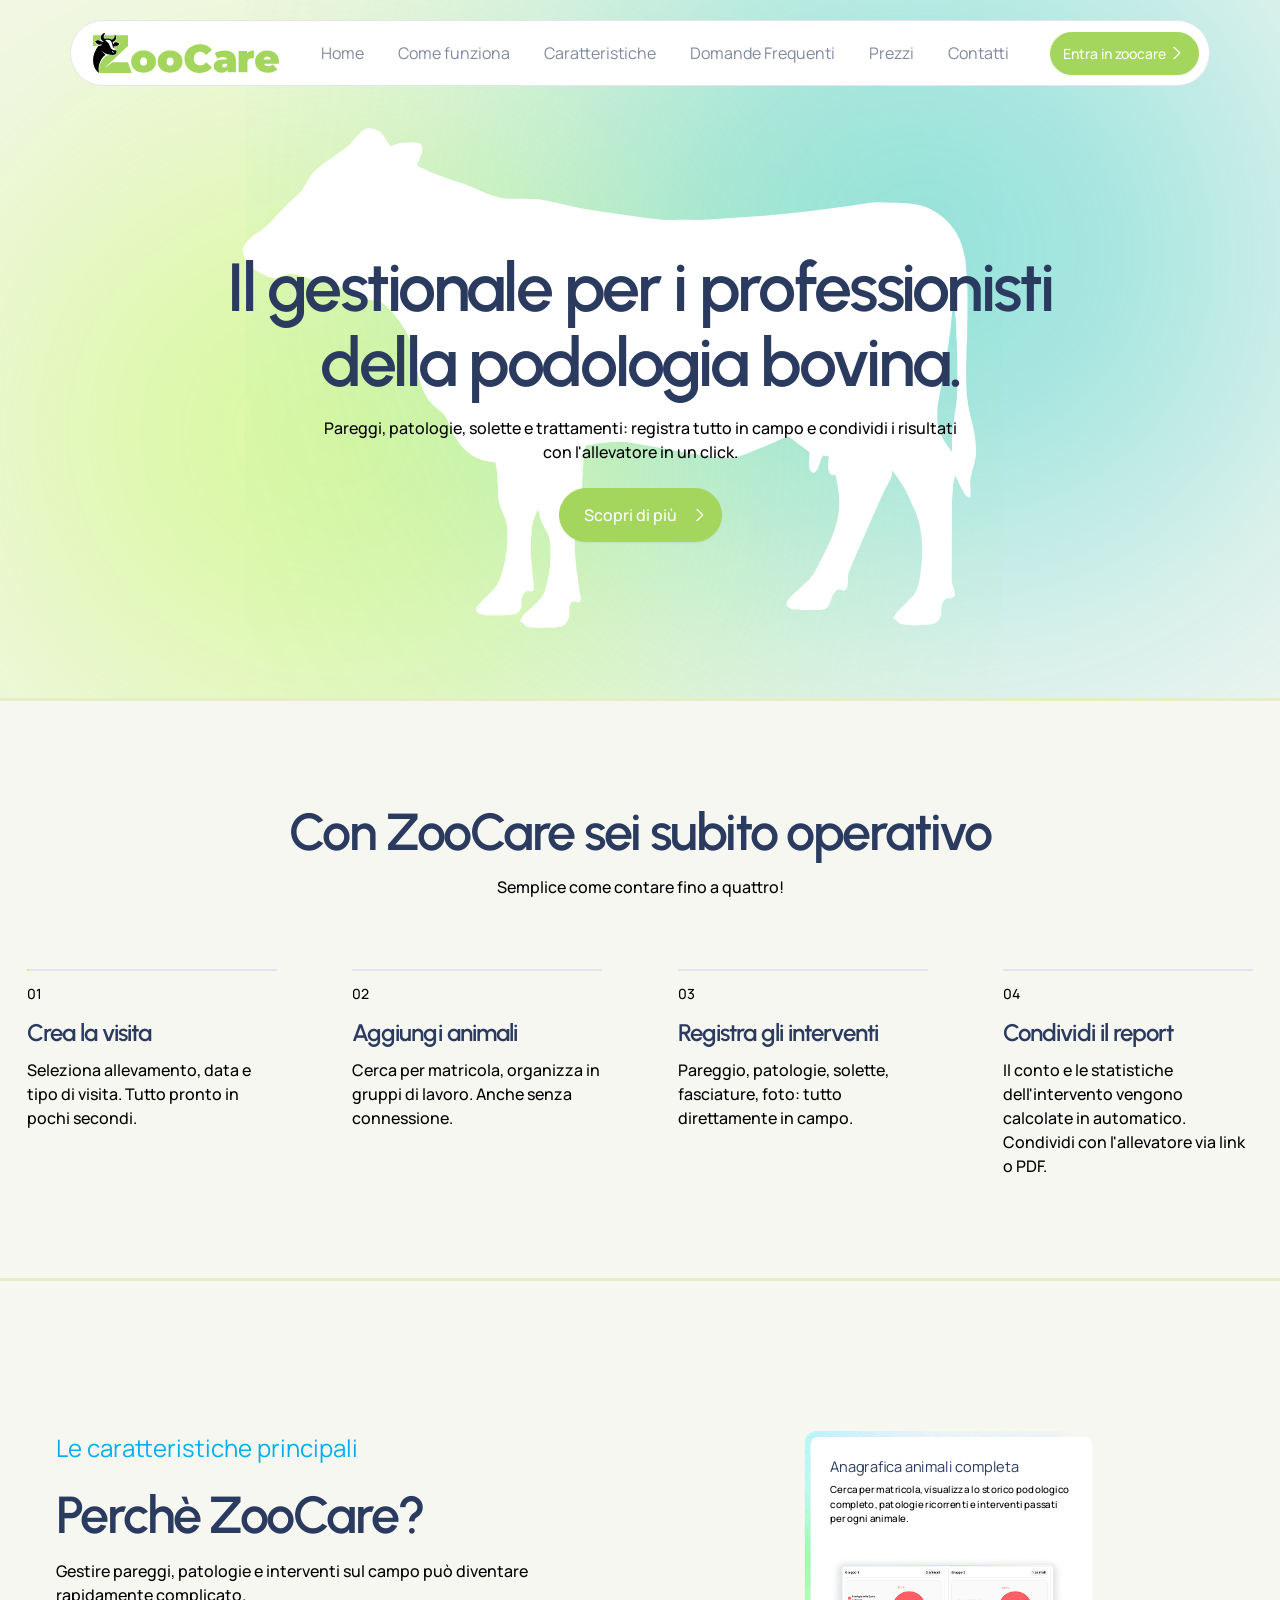
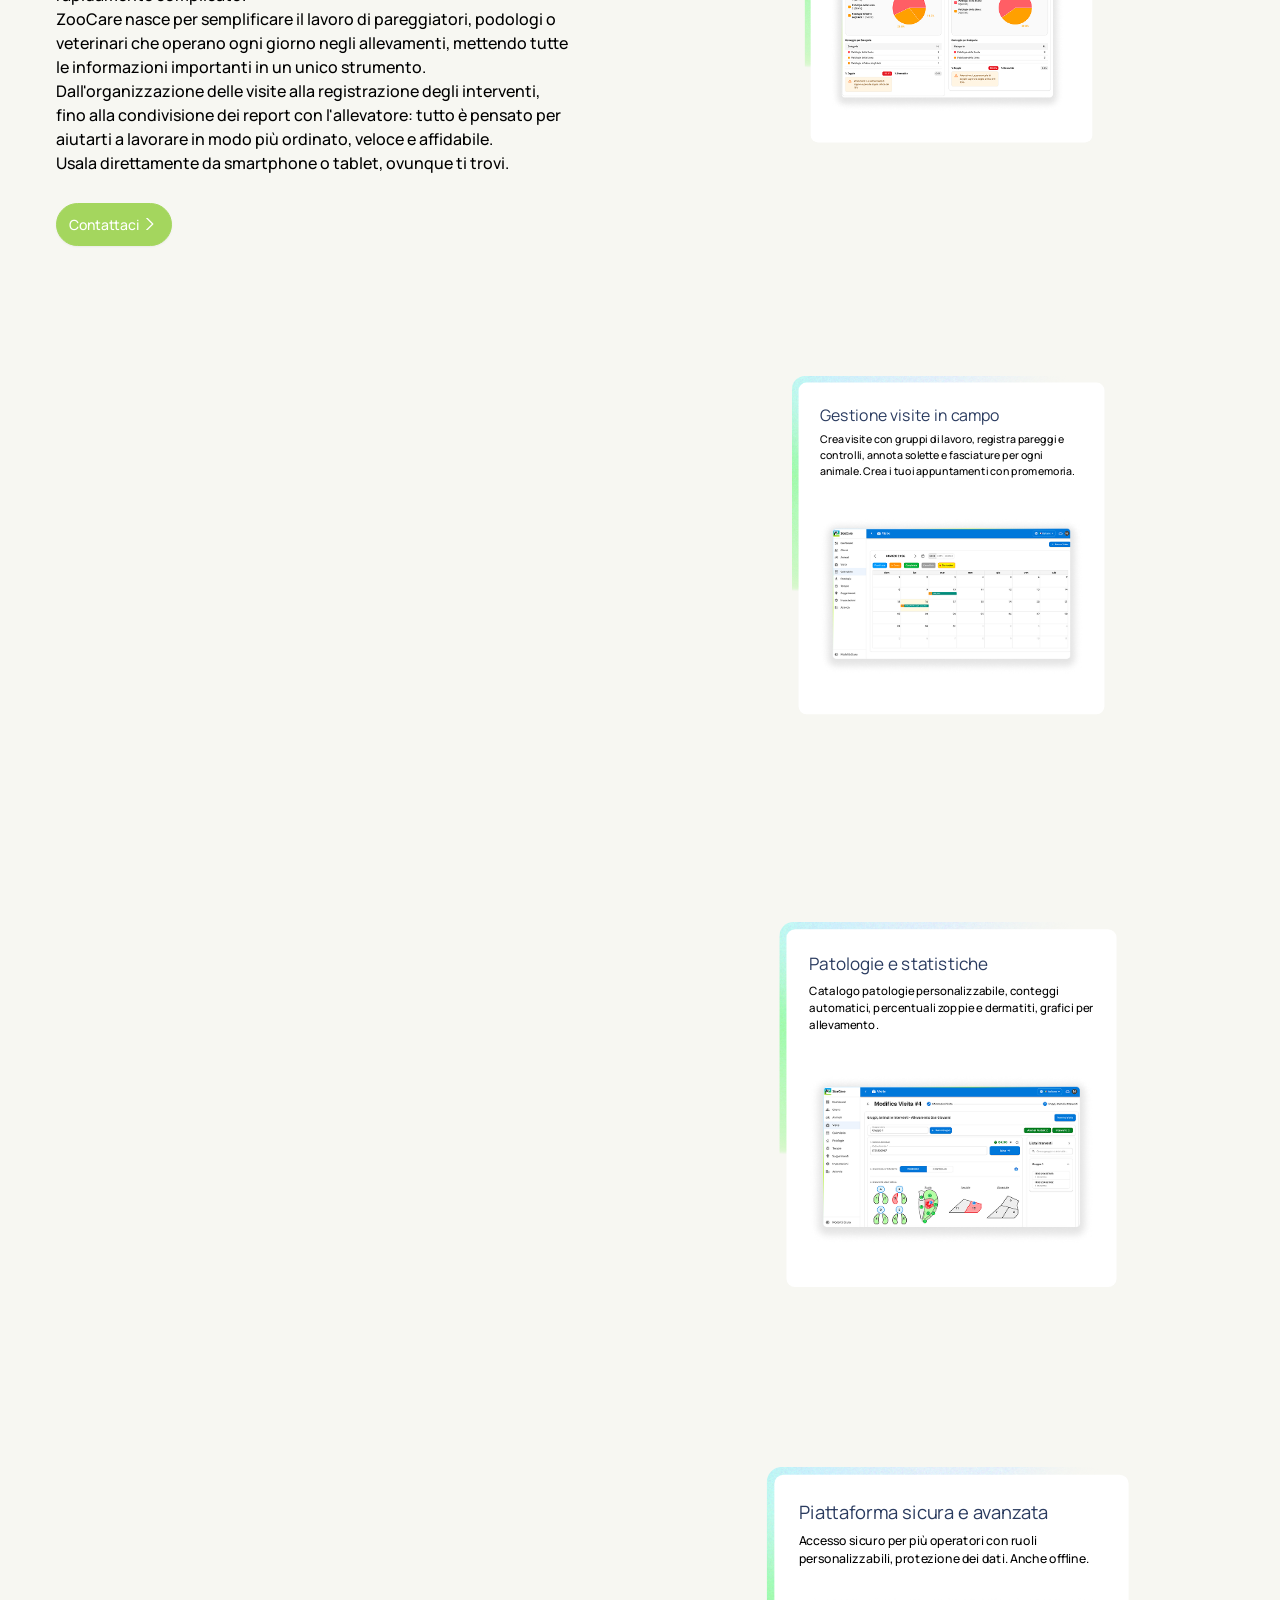
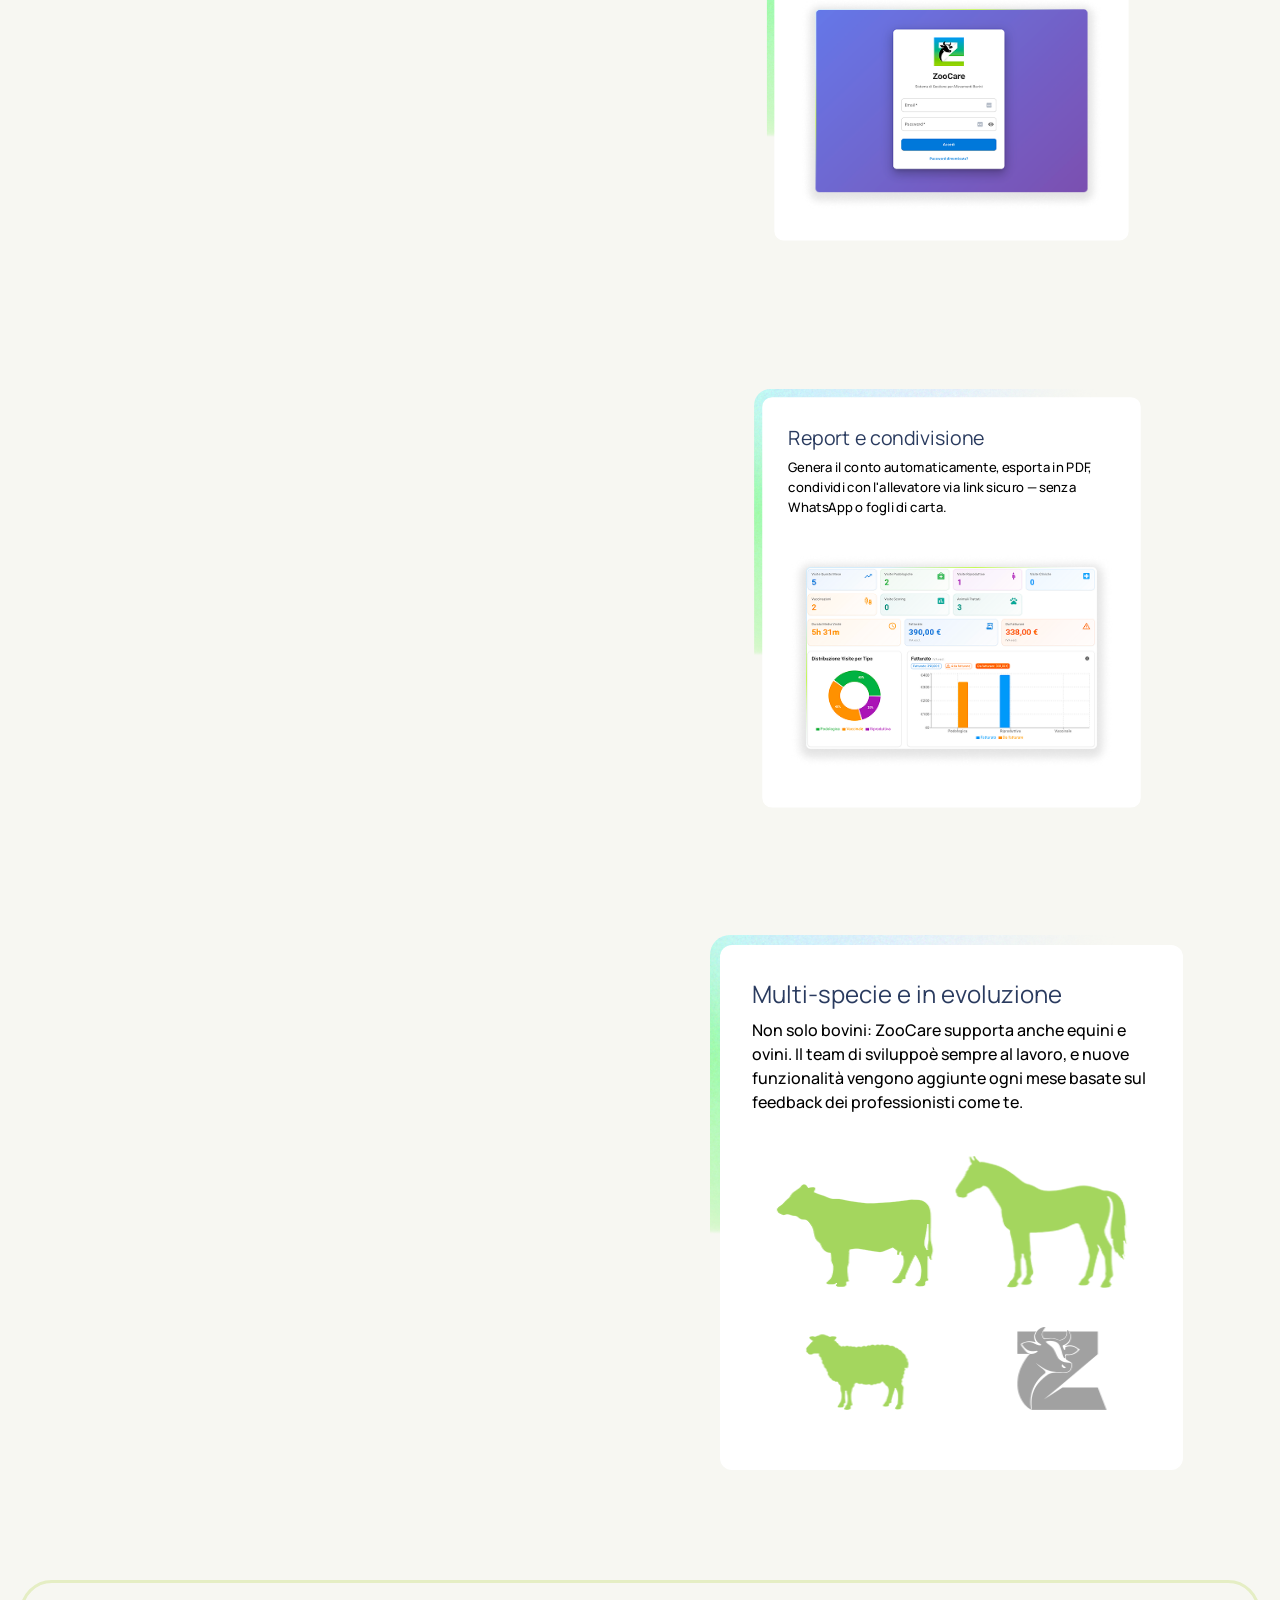
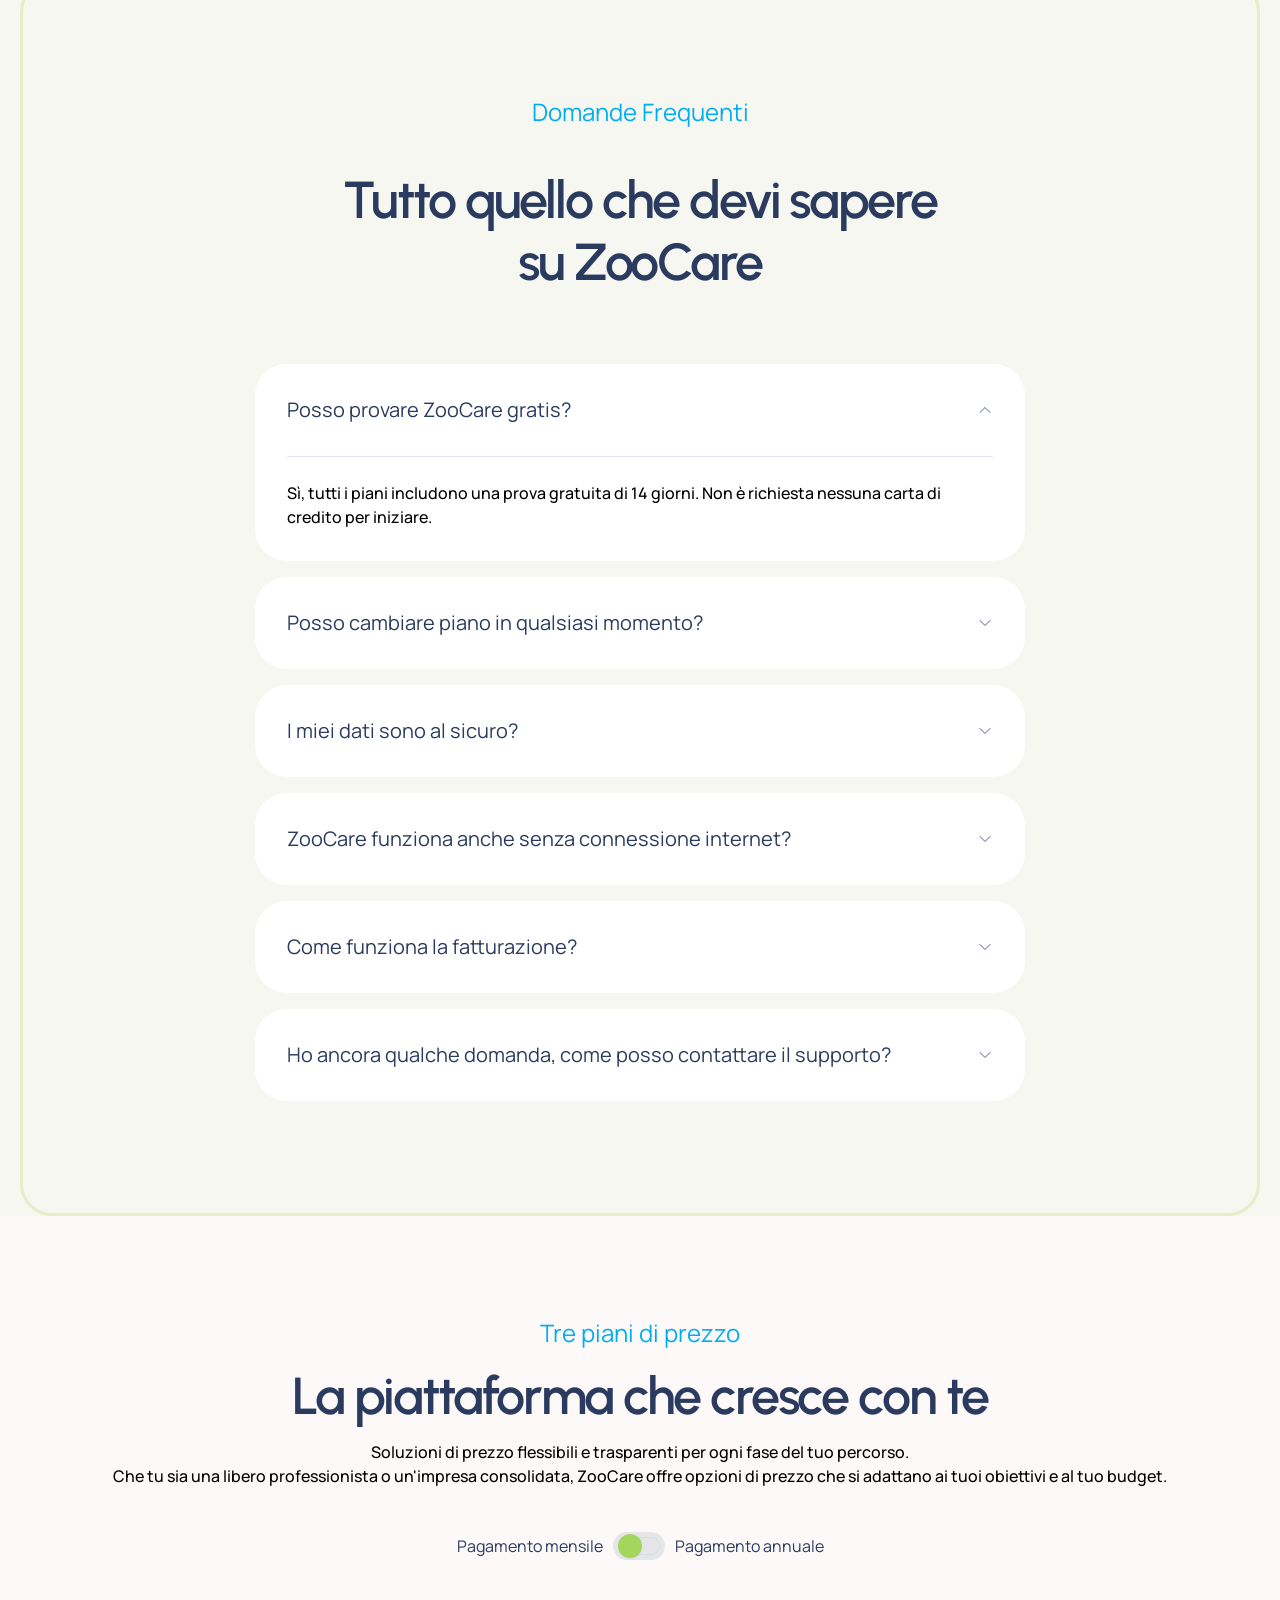
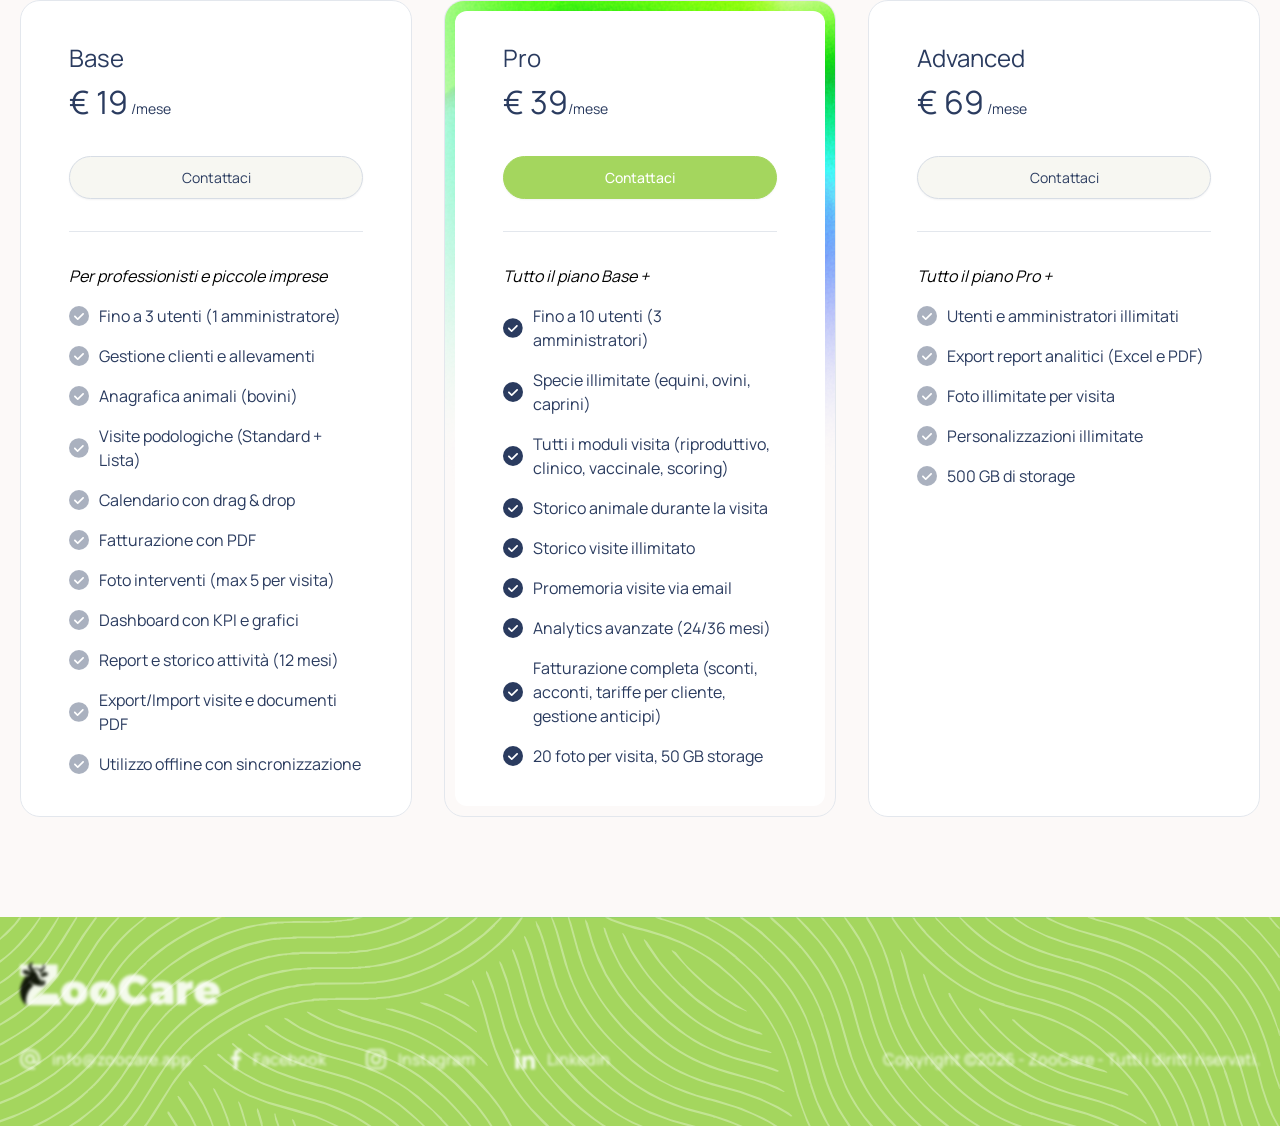
<file: index.html>
<!doctype html>
<html lang="en">
  <head>
    <!-- =========================
Head links 
===========================-->

<meta charset="UTF-8" />
<meta name="viewport" content="width=device-width, initial-scale=1.0" />
<meta name="title" content="ZooCare - L'app per i professionisti della cura degli animali" />
<meta
  name="description"
  content="ZooCare è l'app progettata per i professionisti della cura degli animali: gestisci animali, visite e clienti in un'unica app semplice, affidabile, veloce e sempre con te."
/>
<meta
  name="keywords"
  content="gestione animali, app veterinaria, gestione allevamenti, visite veterinarie, gestione clienti animali, software veterinario, app allevatori, ZooCare"
/>
<meta name="author" content="ZooCare" />
<meta
  name="robots"
  content="index, follow, max-snippet:-1, max-image-preview:large, max-video-preview:-1"
/>
<meta name="googlebot" content="index, follow" />
<meta name="bingbot" content="index, follow" />

<meta name="language" content="Italian" />
<meta name="geo.region" content="IT" />
<meta name="geo.placename" content="Italy" />

<link rel="canonical" href="https://zoocare.app/" />

<!-- Additional SEO Meta Tags -->
<meta name="rating" content="General" />
<meta name="distribution" content="Global" />
<meta name="revisit-after" content="7 days" />
<meta name="expires" content="never" />

<!-- Open Graph / Facebook -->
<meta property="og:type" content="website" />
<meta property="og:url" content="https://zoocare.app/" />
<meta property="og:title" content="ZooCare - L'app per i professionisti della cura degli animali" />
<meta
  property="og:description"
  content="ZooCare è l'app progettata per i professionisti della cura degli animali: gestisci animali, visite e clienti in un'unica app semplice, affidabile, veloce e sempre con te."
/>
<meta
  property="og:image"
  content="https://zoocare.app/new/og-image.jpg"
/>
<meta property="og:image:width" content="1200" />
<meta property="og:image:height" content="630" />
<meta property="og:image:alt" content="ZooCare - L'app per i professionisti della cura degli animali" />
<meta property="og:site_name" content="ZooCare" />
<meta property="og:locale" content="it_IT" />
<meta property="article:author" content="ZooCare" />
<meta property="article:publisher" content="ZooCare" />

<!-- Twitter -->
<meta name="twitter:card" content="summary_large_image" />
<meta name="twitter:site" content="@ZooCare" />
<meta name="twitter:creator" content="@ZooCare" />
<meta name="twitter:url" content="https://zoocare.app/" />
<meta name="twitter:title" content="ZooCare - L'app per i professionisti della cura degli animali" />
<meta
  name="twitter:description"
  content="ZooCare è l'app progettata per i professionisti della cura degli animali: gestisci animali, visite e clienti in un'unica app semplice, affidabile, veloce e sempre con te."
/>
<meta
  name="twitter:image"
  content="https://zoocare.app/new/og-image.jpg"
/>
<meta name="twitter:image:alt" content="ZooCare - L'app per i professionisti della cura degli animali" />

<!-- Additional SEO Meta Tags -->
<meta name="theme-color" content="#000000" />
<meta name="msapplication-TileColor" content="#000000" />
<meta name="mobile-web-app-capable" content="yes" />
<meta name="apple-mobile-web-app-status-bar-style" content="black-translucent" />
<meta name="apple-mobile-web-app-title" content="ZooCare" />
<meta name="application-name" content="ZooCare" />
<meta name="msapplication-tooltip" content="ZooCare - L'app per i professionisti della cura degli animali" />
<meta name="msapplication-starturl" content="/" />
<!-- Favicon and Icons -->
<link rel="icon" type="image/png" href="/favicon-96x96.png" sizes="96x96" />
<link rel="icon" type="image/svg+xml" href="/favicon.svg" />
<link rel="shortcut icon" href="/favicon.ico" />
<link rel="apple-touch-icon" sizes="180x180" href="/apple-touch-icon.png" />
<link rel="manifest" href="/site.webmanifest" />
<link rel="preconnect" href="https://fonts.googleapis.com" />
<link rel="preconnect" href="https://fonts.gstatic.com" crossorigin />
<link href="https://fonts.googleapis.com/css2?family=Manrope:wght@200..800&family=Urbanist:ital,wght@0,100..900;1,100..900&display=swap" rel="stylesheet">

    <title>ZooCare</title>
    
    <link rel="stylesheet" href="/assets/index-C8mbX-dS.css">
  </head>
  <body class="bg-background-1 dark:bg-background-5 overflow-x-hidden">
    <!-- =========================
Header v1
===========================-->
<header>
  <div
    class="header-one lp:max-w-[1290px]! bg-white border-stroke-2 dark:border-stroke-6 dark:bg-background-9 fixed top-5 left-1/2 z-50 mx-auto flex w-full max-w-[350px] -translate-x-1/2 items-center justify-between rounded-full border px-2.5 py-2.5 opacity-0 backdrop-blur-lg max-[400px]:max-w-[350px] min-[425px]:max-w-[375px] min-[500px]:max-w-[450px] sm:max-w-[620px] md:max-w-[720px] lg:max-w-[960px] xl:max-w-[1140px] xl:py-0 dark:border"
    data-ns-animate
    data-direction="up"
    data-offset="100"
  >
    <div>
      <a href="./">
        <span class="sr-only">Home</span>
        <figure class="hidden lg:block lg:max-w-[198px] pl-3 pt-3 pb-3">
          <img src="./images/ZooCare.svg" alt="ZooCare" class="dark:invert" />
        </figure>
        <figure class="block max-w-[44px] lg:hidden">
          <img src="./images/ZooCare-icon.svg" alt="Nexsas" class="pl-3 block w-full dark:hidden" />
          <img src="./images/shared/logo-dark.svg" alt="Nexsas" class="pl-3 hidden w-full dark:block" />
        </figure>
      </a>
    </div>
    <nav class="hidden items-center xl:flex">
      <ul class="flex items-center">
        <li class="nav-item relative cursor-pointer py-2.5">
          <a
            href="#home"
            class="lenis-scroll-to hover:border-stroke-2 dark:hover:border-stroke-7 text-tagline-1 text-secondary/60 hover:text-secondary dark:text-accent/60 dark:hover:text-accent flex items-center gap-1 rounded-full border border-transparent px-4 py-2 font-normal transition-all duration-200"
          >
            <span>Home</span>
          </a>
        </li>
        <li class="nav-item relative cursor-pointer py-2.5">
          <a
            href="#steps"
            class="lenis-scroll-to hover:border-stroke-2 dark:hover:border-stroke-7 text-tagline-1 text-secondary/60 hover:text-secondary dark:text-accent/60 dark:hover:text-accent flex items-center gap-1 rounded-full border border-transparent px-4 py-2 font-normal transition-all duration-200"
          >
            <span>Come funziona</span>
          </a>
        </li>
        <li class="nav-item relative cursor-pointer py-2.5">
          <a
            href="#features"
            class="lenis-scroll-to hover:border-stroke-2 dark:hover:border-stroke-7 text-tagline-1 text-secondary/60 hover:text-secondary dark:text-accent/60 dark:hover:text-accent flex items-center gap-1 rounded-full border border-transparent px-4 py-2 font-normal transition-all duration-200"
          >
            <span>Caratteristiche</span>
          </a>
        </li>
        <li class="nav-item relative cursor-pointer py-2.5">
          <a
            href="#faq"
            class="lenis-scroll-to hover:border-stroke-2 dark:hover:border-stroke-7 text-tagline-1 text-secondary/60 hover:text-secondary dark:text-accent/60 dark:hover:text-accent flex items-center gap-1 rounded-full border border-transparent px-4 py-2 font-normal transition-all duration-200"
          >
            <span>Domande Frequenti</span>
          </a>
        </li>
        <li class="nav-item relative cursor-pointer py-2.5">
          <a
            href="#pricing"
            class="lenis-scroll-to hover:border-stroke-2 dark:hover:border-stroke-7 text-tagline-1 text-secondary/60 hover:text-secondary dark:text-accent/60 dark:hover:text-accent flex items-center gap-1 rounded-full border border-transparent px-4 py-2 font-normal transition-all duration-200"
          >
            <span>Prezzi</span>
          </a>
        </li>
        <li class="nav-item relative cursor-pointer py-2.5">
          <a
            href="https://hub.zoocare.app/contact-us" target="_blank"
            class="hover:border-stroke-2 dark:hover:border-stroke-7 text-tagline-1 text-secondary/60 hover:text-secondary dark:text-accent/60 dark:hover:text-accent flex items-center gap-1 rounded-full border border-transparent px-4 py-2 font-normal transition-all duration-200"
          >
            <span>Contatti</span>
          </a>
        </li>
      </ul>
    </nav>

    <div class="hidden items-center justify-center xl:flex">
      <a href="https://hub.zoocare.app/login" class="btn btn-md btn-primary hover:btn-primary dark:btn-accent">
        <span>Entra in ZooCare</span>
      </a>
    </div>
    <div class="block xl:hidden">
      <button
        class="nav-hamburger bg-background-4 dark:bg-background-6 flex size-12 cursor-pointer flex-col items-center justify-center gap-[5px] rounded-full"
      >
        <span class="sr-only">Menu</span>
        <span class="bg-stroke-9 dark:bg-stroke-1 block h-0.5 w-6"></span>
        <span class="bg-stroke-9 dark:bg-stroke-1 block h-0.5 w-6"></span>
        <span class="bg-stroke-9 dark:bg-stroke-1 block h-0.5 w-6"></span>
      </button>
    </div>
  </div>
  <!-- =========================
Mobile Menu
===========================-->

<aside
  class="sidebar dark:bg-background-7 scroll-bar fixed top-0 right-0 z-999 h-screen w-full translate-x-full bg-white transition-all duration-300 sm:w-1/2 xl:hidden"
>
  <div class="space-y-4 p-5 sm:p-8 lg:p-9">
    <div class="flex items-center justify-between">
      <a href="./">
        <span class="sr-only">Home</span>
        <figure class="max-w-[44px]">
          <img src="./images/ZooCare-icon.svg" alt="Nexsas" class="block w-full dark:hidden" />
          <img src="./images/shared/logo-dark.svg" alt="Nexsas" class="hidden w-full dark:block" />
        </figure>
      </a>
      <button
        class="nav-hamburger-close bg-background-4 dark:bg-background-9 relative flex size-10 cursor-pointer flex-col items-center justify-center gap-1.5 rounded-full"
      >
        <span class="sr-only">Close Menu</span>
        <span class="bg-stroke-9/60 dark:bg-stroke-1 absolute block h-0.5 w-4 rotate-45"></span>
        <span class="bg-stroke-9/60 dark:bg-stroke-1 absolute block h-0.5 w-4 -rotate-45"></span>
      </button>
    </div>
    <div class="scroll-bar h-[85vh] w-full overflow-x-hidden overflow-y-auto pb-10">
      <ul>
        <li>
          <a href="#home" class="text-tagline-1 font-normal text-secondary/60 dark:text-accent/60 transition-all duration-200 py-3 border-b border-stroke-4 dark:border-stroke-6 w-full text-left block">
            Home 
          </a>
        </li>
        <li>
          <a href="#steps" class="text-tagline-1 font-normal text-secondary/60 dark:text-accent/60 transition-all duration-200 py-3 border-b border-stroke-4 dark:border-stroke-6 w-full text-left block">
            Come funziona 
          </a>
        </li>
        <li>
          <a href="#features" class="text-tagline-1 font-normal text-secondary/60 dark:text-accent/60 transition-all duration-200 py-3 border-b border-stroke-4 dark:border-stroke-6 w-full text-left block">
            Caratteristiche 
          </a>
        </li>
        <li>
          <a href="#faq" class="text-tagline-1 font-normal text-secondary/60 dark:text-accent/60 transition-all duration-200 py-3 border-b border-stroke-4 dark:border-stroke-6 w-full text-left block">
            Domande Frequenti 
          </a>
        </li>
        <li>
          <a href="#pricing" class="text-tagline-1 font-normal text-secondary/60 dark:text-accent/60 transition-all duration-200 py-3 border-b border-stroke-4 dark:border-stroke-6 w-full text-left block">
            Prezzi 
          </a>
        </li>
        <li>
          <a href="mailto:info@zoocare.app" class="text-tagline-1 font-normal text-secondary/60 dark:text-accent/60 transition-all duration-200 py-3 border-b border-stroke-4 dark:border-stroke-6 w-full text-left block">
            Contatti 
          </a>
        </li>
      </ul>
    </div>
  </div>
</aside>

</header>


    <main>
      <!-- =========================
Hero section
===========================-->
<section
  style="background-image: url('/images/bg-zoocare-cow.svg'), url('/images/bg-zoocare-colors.svg');"
  class="hero-section relative z-0 bg-cover bg-position-[center] bg-no-repeat pt-[260px] pb-9 sm:pt-[150px] sm:pb-[80px] max-sm:pt-[120px] max-sm:pb-[40px] md:pt-[150px] md:pb-14 lg:pt-[190px] xl:pt-[250px] xl:pb-[120px]"
  id="home"
>
  <!--Hero Title Content-->
  <div
    class="main-container relative z-10 mb-[100px] flex flex-col items-center space-y-[124px] lg:mb-[50px] xl:mb-[30px] max-sm:mb-[20px] sm:mb-[20px]"
  >
    <!--Hero shape right item-->
    <div class="text-left max-lg:pt-[40px] max-md:pt-[0px] md:text-center">
      <h1 data-ns-animate data-delay="0.2" class="hero-title mb-4 tracking-tight">
        Il gestionale per i professionisti<br class="hidden md:block" />
        della podologia bovina.
      </h1>
      <p data-ns-animate data-delay="0.2" class="mx-auto mb-6 max-w-[650px]">
        Pareggi, patologie, solette e trattamenti: registra tutto in campo e condividi i risultati con l'allevatore in un click.
      </p>
      <div data-ns-animate data-delay="0.6" class="block md:inline-block">
        <a
          href="#features"
          class="lenis-scroll-to btn btn-primary hover:btn-white dark:btn-accent btn-xl dark:hover:btn-primary mx-auto w-[90%] md:w-auto"
          aria-label="Start building free"
        >
          <span>Scopri di più</span>
        </a>
      </div>
    </div>
  </div>
</section>

      <!-- =========================
Steps section
===========================-->
<section
  class="py-16 md:py-[90px] lg:py-[100px] border-t-[3px] border-b-[3px] border-[#E5EEC4]"
  aria-label="Application Steps"
  id="steps"
>
  <div class="main-container">
    <div class="space-y-0">
      <div class="text-center space-y-3 md:space-y-5 max-w-[720px] mx-auto lg:mb-[70px] mb-12">
        <div class="space-y-3">
          <h2 data-ns-animate data-delay="0.3">
            Con ZooCare sei subito operativo
          </h2>
          <p data-ns-animate data-delay="0.4">
            Semplice come contare fino a quattro!
          </p>          
        </div>
      </div>        
      <div
        class="progress-container flex flex-col lg:flex-row items-start justify-center xl:justify-normal gap-[62px] max-lg:px-5"
      >
        <!-- step one  -->
        <div
          data-ns-animate
          class="space-y-3 md:max-w-[90%] lg:max-w-[250px] mx-auto w-full"
          role="region"
          aria-label="Step 1"
        >
          <!-- progress bar  -->
          <div class="progress-bar w-full h-[2px] bg-stroke-2 relative dark:bg-stroke-6">
            <div class="absolute progress-line w-[25%] left-0 bg-ns-green top-0 h-full"></div>
          </div>
          <!-- number -->
          <p class="text-tagline-2 text-primary-500">01</p>

          <!-- text  -->
          <div class="space-y-2">
            <h2 class="text-heading-5">Crea la visita</h2>
            <p class="max-w-[260px] w-full">
              Seleziona allevamento, data e tipo di visita. Tutto pronto in pochi secondi.
            </p>
          </div>
        </div>

        <!-- step two  -->
        <div
          data-ns-animate
          class="space-y-3 md:max-w-[90%] lg:max-w-[250px] mx-auto w-full"
          role="region"
          aria-label="Step 2"
        >
          <!-- progress bar  -->
          <div class="progress-bar w-full h-[2px] bg-stroke-2 relative dark:bg-stroke-6">
            <div class="absolute progress-line w-[0%] left-0 bg-ns-green top-0 h-full"></div>
          </div>
          <!-- number -->
          <p class="text-tagline-2 text-primary-500">02</p>

          <!-- text  -->
          <div class="space-y-2">
            <h2 class="text-heading-5">Aggiungi animali</h2>
            <p class="max-w-[260px] w-full">
              Cerca per matricola, organizza in gruppi di lavoro. Anche senza connessione.
            </p>
          </div>
        </div>

        <!-- step three  -->
        <div
          data-ns-animate
          class="space-y-3 md:max-w-[90%] lg:max-w-[250px] mx-auto w-full"
          role="region"
          aria-label="Step 3"
        >
          <!-- progress bar  -->
          <div class="progress-bar w-full h-[2px] bg-stroke-2 relative dark:bg-stroke-6">
            <div class="absolute progress-line w-[0%] left-0 bg-ns-green top-0 h-full"></div>
          </div>
          <!-- number -->
          <p class="text-tagline-2 text-primary-500">03</p>

          <!-- text  -->
          <div class="space-y-2">
            <h2 class="text-heading-5">Registra gli interventi</h2>
            <p class="max-w-[260px] w-full">
              Pareggio, patologie, solette, fasciature, foto: tutto direttamente in campo.
            </p>
          </div>
        </div>

        <!-- step four  -->
        <div
          data-ns-animate
          class="space-y-3 md:max-w-[90%] lg:max-w-[250px] mx-auto w-full"
          role="region"
          aria-label="Step 4"
        >
          <!-- progress bar  -->
          <div class="progress-bar w-full h-[2px] bg-stroke-2 relative dark:bg-stroke-6">
            <div class="absolute progress-line w-[0%] left-0 bg-ns-green top-0 h-full"></div>
          </div>
          <!-- number -->
          <p class="text-tagline-2 text-primary-500">04</p>

          <!-- text  -->
          <div class="space-y-2">
            <h2 class="text-heading-5">Condividi il report</h2>
            <p class="max-w-[260px] w-full">
              Il conto e le statistiche dell'intervento vengono calcolate in automatico. Condividi con l'allevatore via link o PDF.
            </p>
          </div>
        </div>
      </div>

    </div>
  </div>
</section>

      <!-- =========================
Features section
===========================-->
<section
  class="pt-16 px-9 bg-background-1 bg-[url('/images/bg-waves-green.svg')] bg-fixed md:pt-20 lg:pt-[90px] xl:pt-[150px] pb-4 md:pb-5 lg:pb-[45px] xl:pb-[100px]" id="features"
>
  <div>
    <div class="main-container">
      <div class="flex flex-col lg:flex-row items-start gap-y-24 gap-x-[140px]">
        <div
          class="w-full lg:flex-1 lg:sticky lg:top-28 lg:max-w-full max-w-[520px] lg:mx-0 mx-auto text-center lg:text-left"
        >
          <h5 data-ns-animate data-delay="0.2" class="text-accent pb-5"> Le caratteristiche principali </h5>
          <h2 data-ns-animate data-delay="0.3" class="mb-3 max-w-[529px]">
            Perchè ZooCare?
          </h2>
          <p data-ns-animate data-delay="0.4" class="mb-7 lg:max-w-[620px]">
            Gestire pareggi, patologie e interventi sul campo può diventare rapidamente complicato.<br/>
ZooCare nasce per semplificare il lavoro di pareggiatori, podologi o veterinari che operano ogni giorno negli allevamenti, mettendo tutte le informazioni importanti in un unico strumento.<br/>
Dall'organizzazione delle visite alla registrazione degli interventi, fino alla condivisione dei report con l'allevatore: tutto è pensato per aiutarti a lavorare in modo più ordinato, veloce e affidabile.<br/>
Usala direttamente da smartphone o tablet, ovunque ti trovi.
          </p>
          <div data-ns-animate data-delay="0.5">
            <a
              href="https://hub.zoocare.app/contact-us"
              rel="noopener noreferrer"
              class="btn btn-primary dark:btn-transparent btn-md w-[85%] md:w-auto mx-auto"
            >
              <span>Contattaci</span>
            </a>
          </div>
        </div>

        <div
          class="w-full lg:flex-1 stack-cards js-stack-cards lg:max-w-full md:max-w-[50%] sm:max-w-[60%] lg:mx-0 mx-auto max-w-full"
        >
          <!-- Case Item 1-->
          <div
            class="stack-cards__item js-stack-cards__item lg:max-w-[483px] max-w-full max-sm:min-h-[433px]"
          >
            <div class="p-2.5 rounded-[20px] relative z-[10] overflow-hidden">
              <!-- gradient border img  -->
              <figure
                class="absolute z-[-1] w-[600px] md:w-[900px] xl:w-[1050px] top-[-66%] md:top-[-99%] left-[-52%] md:left-[-103%] rotate-[-41deg] select-none pointer-events-none"
              >
                <img
                  src="./images/ns-img-520.png"
                  alt="gradient-border"
                  class="w-full h-full object-cover"
                />
              </figure>

              <figure class="p-8 bg-white dark:bg-background-5 rounded-xl space-y-6">
                <figcaption class="space-y-2">
                  <h5>Anagrafica animali completa</h5>
                  <p class="max-w-[450px]">
                    Cerca per matricola, visualizza lo storico podologico completo, patologie ricorrenti e interventi passati per ogni animale.
                  </p>
                </figcaption>
                <figure class="max-w-[385px] w-full">
                  <img
                    src="./images/screen03.png"
                    alt="Visite, interventi e patologie sotto controllo"
                    class="w-full md:max-h-[300px] md:min-h-[300px]"
                  />
                </figure>
              </figure>
            </div>
          </div>
          <!--Case Item 2-->
          <div
            class="stack-cards__item js-stack-cards__item lg:max-w-[483px] max-w-full max-sm:min-h-[433px]"
          >
            <div class="p-2.5 rounded-[20px] relative z-[10] overflow-hidden">
              <!-- gradient border img  -->
              <figure
                class="absolute z-[-1] w-[600px] md:w-[900px] xl:w-[1050px] top-[-76%] md:top-[-111%] left-[-62%] md:left-[-103%] rotate-[-41deg] select-none pointer-events-none"
              >
                <img
                  src="./images/ns-img-520.png"
                  alt="gradient-border"
                  class="w-full h-full object-cover"
                />
              </figure>

              <figure class="p-8 bg-white dark:bg-background-5 rounded-xl space-y-6">
                <figcaption class="space-y-2">
                  <h5>Gestione visite in campo</h5>
                  <p class="max-w-[450px]">
                    Crea visite con gruppi di lavoro, registra pareggi e controlli, annota solette e fasciature per ogni animale.
                    Crea i tuoi appuntamenti con promemoria.
                  </p>
                </figcaption>
                <div class="rounded-2xl overflow-hidden max-w-[400px] w-full">
                  <img
                    src="./images/screen02.png"
                    alt="case icon"
                    class="w-full dark:hidden md:max-h-[300px] md:min-h-[300px]"
                  />
                </div>
              </figure>
            </div>
          </div>
          <!--Case Item 3-->
          <div
            class="stack-cards__item js-stack-cards__item lg:max-w-[483px] max-w-full max-sm:min-h-[433px]"
          >
            <div class="p-2.5 rounded-[20px] relative z-[10] overflow-hidden">
              <!-- gradient border img  -->
              <figure
                class="absolute z-[-1] w-[600px] md:w-[900px] xl:w-[1050px] top-[-75%] md:top-[-111%] left-[-65%] md:left-[-103%] rotate-[-41deg] select-none pointer-events-none"
              >
                <img
                  src="./images/ns-img-520.png"
                  alt="gradient-border"
                  class="w-full h-full object-cover"
                />
              </figure>

              <figure class="p-8 bg-white dark:bg-background-5 rounded-xl space-y-6">
                <figcaption class="space-y-2">
                  <h5>Patologie e statistiche</h5>
                  <p class="max-w-[450px]">Catalogo patologie personalizzabile, conteggi automatici, percentuali zoppie e dermatiti, grafici per allevamento.</p>
                </figcaption>
                <div class="rounded-2xl overflow-hidden max-w-[400px] w-full">
                  <img
                    src="./images/screen01.png"
                    alt="case icon"
                    class="w-full dark:hidden md:max-h-[300px] md:min-h-[300px]"
                  />
                </div>
              </figure>
            </div>
          </div>
          <!--Case Item 4-->
          <div
            class="stack-cards__item js-stack-cards__item lg:max-w-[483px] max-w-full max-sm:min-h-[433px]"
          >
            <div class="p-2.5 rounded-[20px] relative z-[10] overflow-hidden">
              <!-- gradient border img  -->
              <figure
                class="absolute z-[-1] w-[600px] md:w-[900px] xl:w-[1050px] top-[-75%] md:top-[-111%] left-[-65%] md:left-[-103%] rotate-[-41deg] select-none pointer-events-none"
              >
                <img
                  src="./images/ns-img-520.png"
                  alt="gradient-border"
                  class="w-full h-full object-cover"
                />
              </figure>

              <figure class="p-8 bg-white dark:bg-background-5 rounded-xl space-y-6">
                <figcaption class="space-y-2">
                  <h5>Piattaforma sicura e avanzata</h5>
                  <p class="max-w-[450px]">
                   Accesso sicuro per più operatori con ruoli personalizzabili, protezione dei dati. Anche offline.
                  </p>
                </figcaption>
                <div class="rounded-2xl overflow-hidden max-w-[400px] w-full">
                  <img
                    src="./images/screen04.png"
                    alt="case icon"
                    class="w-full dark:hidden rounded-xl md:max-h-[300px] md:min-h-[300px]"
                  />
                </div>
              </figure>
            </div>
          </div>
          <!--Case Item 5-->
          <div
            class="stack-cards__item js-stack-cards__item lg:max-w-[483px] max-w-full max-sm:min-h-[433px]"
          >
            <div class="p-2.5 rounded-[20px] relative z-[10] overflow-hidden">
              <!-- gradient border img  -->
              <figure
                class="absolute z-[-1] w-[600px] md:w-[900px] xl:w-[1050px] top-[-75%] md:top-[-111%] left-[-65%] md:left-[-103%] rotate-[-41deg] select-none pointer-events-none"
              >
                <img
                  src="./images/ns-img-520.png"
                  alt="gradient-border"
                  class="w-full h-full object-cover"
                />
              </figure>

              <figure class="p-8 bg-white dark:bg-background-5 rounded-xl space-y-6">
                <figcaption class="space-y-2">
                  <h5>Report e condivisione</h5>
                  <p class="max-w-[450px]">
                   Genera il conto automaticamente, esporta in PDF, condividi con l'allevatore via link sicuro — senza WhatsApp o fogli di carta.
                  </p>
                </figcaption>
                <div class="rounded-2xl overflow-hidden max-w-[400px] w-full">
                  <img
                    src="./images/screen05.png"
                    alt="case icon"
                    class="w-full dark:hidden rounded-xl md:max-h-[300px] md:min-h-[300px]"
                  />
                </div>
              </figure>
            </div>
          </div> 
          <!--Case Item 6-->
          <div
            class="stack-cards__item js-stack-cards__item lg:max-w-[483px] max-w-full max-sm:min-h-[433px]"
          >
            <div class="p-2.5 rounded-[20px] relative z-[10] overflow-hidden">
              <!-- gradient border img  -->
              <figure
                class="absolute z-[-1] w-[600px] md:w-[900px] xl:w-[1050px] top-[-75%] md:top-[-111%] left-[-65%] md:left-[-103%] rotate-[-41deg] select-none pointer-events-none"
              >
                <img
                  src="./images/ns-img-520.png"
                  alt="gradient-border"
                  class="w-full h-full object-cover"
                />
              </figure>

              <figure class="p-8 bg-white dark:bg-background-5 rounded-xl space-y-6">
                <figcaption class="space-y-2">
                  <h5>Multi-specie e in evoluzione</h5>
                  <p class="max-w-[450px]">
                   Non solo bovini: ZooCare supporta anche equini e ovini. Il team di sviluppoè sempre al lavoro, e nuove funzionalità vengono aggiunte ogni mese basate sul feedback dei professionisti come te.
                  </p>
                </figcaption>
                <div class="rounded-2xl overflow-hidden max-w-[400px] w-full">
                  <img
                    src="./images/screen06.png"
                    alt="case icon"
                    class="w-full dark:hidden rounded-xl md:max-h-[300px] md:min-h-[300px]"
                  />
                </div>
              </figure>
            </div>
          </div>                    
        </div>
      </div>
    </div>
  </div>
</section>

      <!-- ============================ -->
<!-- FAQ -->
<!-- ============================ -->

<section class="max-[1920px]:px-5 bg-background-1 bg-[url('/images/bg-waves-green.svg')] bg-fixed " id="faq" aria-label="Frequently Asked Questions">
  <div
    class="bg-background-1 max-w-[1880px] mx-auto lg:py-25 md:py-20 py-18 xl:py-28 rounded-2xl md:rounded-4xl border-[3px] border-[#E5EEC4]"
    data-ns-animate
    data-delay="0.1"
  >
    <div class="main-container">
      <div class="text-center space-y-3 md:space-y-5 max-w-[720px] mx-auto lg:mb-[70px] mb-12">
        <h5 data-ns-animate data-delay="0.2" class="text-accent pb-5">Domande Frequenti</h5>
        <div class="space-y-3">
          <h2 data-ns-animate data-delay="0.3">
            Tutto quello che devi sapere<br/>su ZooCare
          </h2>
        </div>
      </div>
      <div class="accordion max-w-[770px] mx-auto space-y-4">
        <div
          class="accordion-item active-accordion bg-white rounded-2xl md:rounded-4xl px-6 md:px-8"
        >
          <button
            class="accordion-action flex items-center cursor-pointer justify-between py-6 md:py-8 w-full"
          >
            <span
              class="flex-1 text-left lg:text-heading-6 text-tagline-1 font-normal text-secondary"
            >
              Posso provare ZooCare gratis?
            </span>
            <!-- =========================
Accordian Icon
===========================-->
<span class="accordion-arrow ml-2.5 block sm:ml-auto">
  <svg
    xmlns="http://www.w3.org/2000/svg"
    fill="none"
    viewBox="0 0 24 24"
    stroke="currentColor"
    width="16"
    height="16"
  >
    <path
      stroke-opacity="0.8"
      stroke-width="1.5"
      stroke-linecap="round"
      stroke-linejoin="round"
      d="m19.5 8.25-7.5 7.5-7.5-7.5"
      class="stroke-secondary dark:stroke-accent"
    />
  </svg>
</span>

          </button>
          <div class="accordion-content">
            <div class="border-t border-t-stroke-2 pt-6 pb-8">
              <p>
                Sì, tutti i piani includono una prova gratuita di 14 giorni. Non è richiesta nessuna carta di credito per iniziare.
              </p>
            </div>
          </div>
        </div>
        <div class="accordion-item bg-white rounded-2xl md:rounded-4xl px-6 md:px-8">
          <button
            class="accordion-action flex items-center cursor-pointer justify-between py-6 md:py-8 w-full"
          >
            <span
              class="flex-1 text-left lg:text-heading-6 text-tagline-1 font-normal text-secondary"
            >
              Posso cambiare piano in qualsiasi momento?
            </span>
            <!-- =========================
Accordian Icon
===========================-->
<span class="accordion-arrow ml-2.5 block sm:ml-auto">
  <svg
    xmlns="http://www.w3.org/2000/svg"
    fill="none"
    viewBox="0 0 24 24"
    stroke="currentColor"
    width="16"
    height="16"
  >
    <path
      stroke-opacity="0.8"
      stroke-width="1.5"
      stroke-linecap="round"
      stroke-linejoin="round"
      d="m19.5 8.25-7.5 7.5-7.5-7.5"
      class="stroke-secondary dark:stroke-accent"
    />
  </svg>
</span>

          </button>
          <div class="accordion-content">
            <div class="border-t border-t-stroke-2 pt-6 pb-8">
              <p>
                Certo. Puoi fare upgrade o downgrade del tuo piano in qualsiasi momento dalla dashboard. La differenza di prezzo viene calcolata automaticamente.
              </p>
            </div>
          </div>
        </div>
        <div class="accordion-item bg-white rounded-2xl md:rounded-4xl px-6 md:px-8">
          <button
            class="accordion-action flex items-center cursor-pointer justify-between py-6 md:py-8 w-full"
          >
            <span
              class="flex-1 text-left lg:text-heading-6 text-tagline-1 font-normal text-secondary"
            >
              I miei dati sono al sicuro?
            </span>
            <!-- =========================
Accordian Icon
===========================-->
<span class="accordion-arrow ml-2.5 block sm:ml-auto">
  <svg
    xmlns="http://www.w3.org/2000/svg"
    fill="none"
    viewBox="0 0 24 24"
    stroke="currentColor"
    width="16"
    height="16"
  >
    <path
      stroke-opacity="0.8"
      stroke-width="1.5"
      stroke-linecap="round"
      stroke-linejoin="round"
      d="m19.5 8.25-7.5 7.5-7.5-7.5"
      class="stroke-secondary dark:stroke-accent"
    />
  </svg>
</span>

          </button>
          <div class="accordion-content">
            <div class="border-t border-t-stroke-2 pt-6 pb-8">
              <p>
                Assolutamente. I dati sono crittografati e conservati su server sicuri in Europa. Backup automatici giornalieri e accesso protetto con ruoli personalizzabili.
              </p>
            </div>
          </div>
        </div>
        <div class="accordion-item bg-white rounded-2xl md:rounded-4xl px-6 md:px-8">
          <button
            class="accordion-action flex items-center cursor-pointer justify-between py-6 md:py-8 w-full"
          >
            <span
              class="flex-1 text-left lg:text-heading-6 text-tagline-1 font-normal text-secondary"
            >
              ZooCare funziona anche senza connessione internet?
            </span>
            <!-- =========================
Accordian Icon
===========================-->
<span class="accordion-arrow ml-2.5 block sm:ml-auto">
  <svg
    xmlns="http://www.w3.org/2000/svg"
    fill="none"
    viewBox="0 0 24 24"
    stroke="currentColor"
    width="16"
    height="16"
  >
    <path
      stroke-opacity="0.8"
      stroke-width="1.5"
      stroke-linecap="round"
      stroke-linejoin="round"
      d="m19.5 8.25-7.5 7.5-7.5-7.5"
      class="stroke-secondary dark:stroke-accent"
    />
  </svg>
</span>

          </button>
          <div class="accordion-content">
            <div class="border-t border-t-stroke-2 pt-6 pb-8">
              <p>
                Sì. Puoi registrare visite e interventi anche offline. Quando torni online, i dati si sincronizzano automaticamente.
              </p>
            </div>
          </div>
        </div>
        <div class="accordion-item bg-white rounded-2xl md:rounded-4xl px-6 md:px-8">
          <button
            class="accordion-action flex items-center cursor-pointer justify-between py-6 md:py-8 w-full"
          >
            <span
              class="flex-1 text-left lg:text-heading-6 text-tagline-1 font-normal text-secondary"
            >
              Come funziona la fatturazione?
            </span>
            <!-- =========================
Accordian Icon
===========================-->
<span class="accordion-arrow ml-2.5 block sm:ml-auto">
  <svg
    xmlns="http://www.w3.org/2000/svg"
    fill="none"
    viewBox="0 0 24 24"
    stroke="currentColor"
    width="16"
    height="16"
  >
    <path
      stroke-opacity="0.8"
      stroke-width="1.5"
      stroke-linecap="round"
      stroke-linejoin="round"
      d="m19.5 8.25-7.5 7.5-7.5-7.5"
      class="stroke-secondary dark:stroke-accent"
    />
  </svg>
</span>

          </button>
          <div class="accordion-content">
            <div class="border-t border-t-stroke-2 pt-6 pb-8">
              <p>
                Puoi scegliere tra pagamento mensile o annuale (con sconto). La fattura viene emessa automaticamente ad ogni rinnovo. Puoi disdire in qualsiasi momento.
              </p>
            </div>
          </div>
        </div>
        <div class="accordion-item bg-white rounded-2xl md:rounded-4xl px-6 md:px-8">
          <button
            class="accordion-action flex items-center cursor-pointer justify-between py-6 md:py-8 w-full"
          >
            <span
              class="flex-1 text-left lg:text-heading-6 text-tagline-1 font-normal text-secondary"
            >
              Ho ancora qualche domanda, come posso contattare il supporto?
            </span>
            <!-- =========================
Accordian Icon
===========================-->
<span class="accordion-arrow ml-2.5 block sm:ml-auto">
  <svg
    xmlns="http://www.w3.org/2000/svg"
    fill="none"
    viewBox="0 0 24 24"
    stroke="currentColor"
    width="16"
    height="16"
  >
    <path
      stroke-opacity="0.8"
      stroke-width="1.5"
      stroke-linecap="round"
      stroke-linejoin="round"
      d="m19.5 8.25-7.5 7.5-7.5-7.5"
      class="stroke-secondary dark:stroke-accent"
    />
  </svg>
</span>

          </button>
          <div class="accordion-content">
            <div class="border-t border-t-stroke-2 pt-6 pb-8">
              <p>
                Puoi scriverci a <a href="mailto:info@zoocare.app">info@zoocare.app</a> oppure tramite il form di contatto su <a href="https://hub.zoocare.app">hub.zoocare.app</a>. Rispondiamo entro 24 ore.
              </p>
            </div>
          </div>
        </div>
      </div>
    </div>
  </div>
</section>

      <!-- =========================
Pricing section
===========================-->
<section
  class="bg-[#fcf9f8] relative pt-16 pb-16 md:pt-20 md:pb-20 lg:pt-[90px] lg:pb-[90px] xl:pt-[100px] xl:pb-[100px]" id="pricing"
>
  <div class="main-container flex flex-col gap-[40px]">
    <div class="flex flex-col items-center text-center">
      <h5 data-ns-animate data-delay="0.2" class="text-accent pb-4"> Tre piani di prezzo </h5>
      <h2 data-ns-animate data-delay="0.3" class="mb-3">La piattaforma che cresce con te</h2>
      <p data-ns-animate data-delay="0.4" class="mb-5 md:mb-7 pb-4">
        Soluzioni di prezzo flessibili e trasparenti per ogni fase del tuo percorso.
        <br class="hidden lg:block" />
        Che tu sia una libero professionista o un'impresa consolidata, ZooCare offre
        opzioni di prezzo che si adattano ai tuoi obiettivi e al tuo budget.
      </p>
      <div data-ns-animate data-delay="0.5">
        <label class="relative z-[10] inline-flex cursor-pointer items-center">
          <span class="text-secondary dark:text-accent mr-2.5 text-base font-normal">Pagamento mensile</span>
          <input
            type="checkbox"
            id="priceCheck"
            class="peer sr-only"
            aria-label="Toggle between monthly and yearly pricing"
          />
          <span
            class="after:btn-primary bg-secondary/10 dark:bg-background-9 before:border-accent/10 dark:before:border-stroke-7 relative h-[28px] w-13 rounded-[34px] before:absolute before:top-1/2 before:left-1/2 before:h-[calc(100%-10px)] before:w-[calc(100%-10px)] before:-translate-x-1/2 before:-translate-y-1/2 before:rounded-[20px] before:border before:content-[''] after:absolute after:start-[5px] after:top-1/2 after:h-6 after:w-6 after:-translate-y-1/2 after:rounded-full after:transition-all after:content-[''] peer-checked:after:start-[4px] peer-checked:after:translate-x-[75%]"
          ></span>
          <span class="text-secondary dark:text-accent ms-2.5 text-base font-normal">Pagamento annuale</span>
        </label>
      </div>
    </div>
    <div class="relative">
      <div class="grid grid-cols-12 items-center justify-items-center gap-y-10 lg:gap-x-8">
        <!-- Price Card 1 -->
        <div
          data-ns-animate
          data-delay="0.2"
          class="col-span-12 border border-stroke-2 flex h-full w-full max-w-[604px] flex-col gap-6 rounded-[20px] bg-white p-8 lg:col-span-4 xl:px-12 xl:py-[40px] dark:bg-black"
        >
          <div class="space-y-8">
            <div>
              <h5 class="text-heading-5 mb-2 font-normal">Base</h5>
              <div class="border-stroke-2 dark:border-stroke-6 border-b pb-8">
                <div class="price-month mb-8">
                  <h4 class="text-heading-6 sm:text-heading-4 font-normal">
                    € <span>19</span><span class="text-tagline-2"> /mese</span>
                  </h4>
                </div>
                <div class="price-year mb-8">
                  <h4 class="text-heading-6 sm:text-heading-4 font-normal">
                    € <span>199</span><span class="text-tagline-2"> /anno</span>
                  </h4>
                </div>
                <a
                  href="https://hub.zoocare.app/contact-us?plan=base"
                  class="btn btn-md hover:btn-primary dark:btn-white-dark btn-white block w-full text-center first-letter:uppercase before:content-none"
                >
                  Contattaci
                </a>
              </div>
            </div>
            <ul class="relative list-none space-y-4">
              <li><i>Per professionisti e piccole imprese</i></li>
              <li class="flex items-center gap-2.5">
                <svg
                  width="20"
                  height="20"
                  viewBox="0 0 20 20"
                  fill="none"
                  xmlns="http://www.w3.org/2000/svg"
                >
                  <rect
                    width="20"
                    height="20"
                    rx="10"
                    fill=""
                    class="fill-secondary/40 dark:fill-accent/40"
                  />
                  <path
                    d="M9.31661 13.7561L14.7491 8.42144C15.0836 8.0959 15.0836 7.5697 14.7491 7.24416C14.4145 6.91861 13.8736 6.91861 13.539 7.24416L8.7116 11.9901L6.46096 9.78807C6.12636 9.46253 5.58554 9.46253 5.25095 9.78807C4.91635 10.1136 4.91635 10.6398 5.25095 10.9654L8.1066 13.7561C8.27347 13.9184 8.49253 14 8.7116 14C8.93067 14 9.14974 13.9184 9.31661 13.7561Z"
                    fill=""
                    class="fill-white dark:fill-black"
                  />
                </svg>

                <span class="text-secondary dark:text-accent/60 text-tagline-1 font-normal"
                  >Fino a 3 utenti (1 amministratore)</span
                >
              </li>
              <li class="flex items-center gap-2.5">
                <svg
                  width="20"
                  height="20"
                  viewBox="0 0 20 20"
                  fill="none"
                  xmlns="http://www.w3.org/2000/svg"
                >
                  <rect
                    width="20"
                    height="20"
                    rx="10"
                    fill=""
                    class="fill-secondary/40 dark:fill-accent/40"
                  />
                  <path
                    d="M9.31661 13.7561L14.7491 8.42144C15.0836 8.0959 15.0836 7.5697 14.7491 7.24416C14.4145 6.91861 13.8736 6.91861 13.539 7.24416L8.7116 11.9901L6.46096 9.78807C6.12636 9.46253 5.58554 9.46253 5.25095 9.78807C4.91635 10.1136 4.91635 10.6398 5.25095 10.9654L8.1066 13.7561C8.27347 13.9184 8.49253 14 8.7116 14C8.93067 14 9.14974 13.9184 9.31661 13.7561Z"
                    fill=""
                    class="fill-white dark:fill-black"
                  />
                </svg>

                <span class="text-secondary dark:text-accent/60 text-tagline-1 font-normal"
                  >Gestione clienti e allevamenti</span
                >
              </li>
              <li class="flex items-center gap-2.5">
                <svg
                  width="20"
                  height="20"
                  viewBox="0 0 20 20"
                  fill="none"
                  xmlns="http://www.w3.org/2000/svg"
                >
                  <rect
                    width="20"
                    height="20"
                    rx="10"
                    fill=""
                    class="fill-secondary/40 dark:fill-accent/40"
                  />
                  <path
                    d="M9.31661 13.7561L14.7491 8.42144C15.0836 8.0959 15.0836 7.5697 14.7491 7.24416C14.4145 6.91861 13.8736 6.91861 13.539 7.24416L8.7116 11.9901L6.46096 9.78807C6.12636 9.46253 5.58554 9.46253 5.25095 9.78807C4.91635 10.1136 4.91635 10.6398 5.25095 10.9654L8.1066 13.7561C8.27347 13.9184 8.49253 14 8.7116 14C8.93067 14 9.14974 13.9184 9.31661 13.7561Z"
                    fill=""
                    class="fill-white dark:fill-black"
                  />
                </svg>

                <span class="text-secondary dark:text-accent/60 text-tagline-1 font-normal"
                  >Anagrafica animali (bovini)</span
                >
              </li>
              <li class="flex items-center gap-2.5">
                <svg
                  width="20"
                  height="20"
                  viewBox="0 0 20 20"
                  fill="none"
                  xmlns="http://www.w3.org/2000/svg"
                >
                  <rect
                    width="20"
                    height="20"
                    rx="10"
                    fill=""
                    class="fill-secondary/40 dark:fill-accent/40"
                  />
                  <path
                    d="M9.31661 13.7561L14.7491 8.42144C15.0836 8.0959 15.0836 7.5697 14.7491 7.24416C14.4145 6.91861 13.8736 6.91861 13.539 7.24416L8.7116 11.9901L6.46096 9.78807C6.12636 9.46253 5.58554 9.46253 5.25095 9.78807C4.91635 10.1136 4.91635 10.6398 5.25095 10.9654L8.1066 13.7561C8.27347 13.9184 8.49253 14 8.7116 14C8.93067 14 9.14974 13.9184 9.31661 13.7561Z"
                    fill=""
                    class="fill-white dark:fill-black"
                  />
                </svg>

                <span class="text-secondary dark:text-accent/60 text-tagline-1 font-normal"
                  >Visite podologiche (Standard + Lista)</span
                >
              </li>
              <li class="flex items-center gap-2.5">
                <svg
                  width="20"
                  height="20"
                  viewBox="0 0 20 20"
                  fill="none"
                  xmlns="http://www.w3.org/2000/svg"
                >
                  <rect
                    width="20"
                    height="20"
                    rx="10"
                    fill=""
                    class="fill-secondary/40 dark:fill-accent/40"
                  />
                  <path
                    d="M9.31661 13.7561L14.7491 8.42144C15.0836 8.0959 15.0836 7.5697 14.7491 7.24416C14.4145 6.91861 13.8736 6.91861 13.539 7.24416L8.7116 11.9901L6.46096 9.78807C6.12636 9.46253 5.58554 9.46253 5.25095 9.78807C4.91635 10.1136 4.91635 10.6398 5.25095 10.9654L8.1066 13.7561C8.27347 13.9184 8.49253 14 8.7116 14C8.93067 14 9.14974 13.9184 9.31661 13.7561Z"
                    fill=""
                    class="fill-white dark:fill-black"
                  />
                </svg>

                <span class="text-secondary dark:text-accent/60 text-tagline-1 font-normal"
                  >Calendario con drag & drop</span
                >
              </li>
              <li class="flex items-center gap-2.5">
                <svg
                  width="20"
                  height="20"
                  viewBox="0 0 20 20"
                  fill="none"
                  xmlns="http://www.w3.org/2000/svg"
                >
                  <rect
                    width="20"
                    height="20"
                    rx="10"
                    fill=""
                    class="fill-secondary/40 dark:fill-accent/40"
                  />
                  <path
                    d="M9.31661 13.7561L14.7491 8.42144C15.0836 8.0959 15.0836 7.5697 14.7491 7.24416C14.4145 6.91861 13.8736 6.91861 13.539 7.24416L8.7116 11.9901L6.46096 9.78807C6.12636 9.46253 5.58554 9.46253 5.25095 9.78807C4.91635 10.1136 4.91635 10.6398 5.25095 10.9654L8.1066 13.7561C8.27347 13.9184 8.49253 14 8.7116 14C8.93067 14 9.14974 13.9184 9.31661 13.7561Z"
                    fill=""
                    class="fill-white dark:fill-black"
                  />
                </svg>

                <span class="text-secondary dark:text-accent/60 text-tagline-1 font-normal"
                  >Fatturazione con PDF</span
                >
              </li>
              <li class="flex items-center gap-2.5">
                <svg
                  width="20"
                  height="20"
                  viewBox="0 0 20 20"
                  fill="none"
                  xmlns="http://www.w3.org/2000/svg"
                >
                  <rect
                    width="20"
                    height="20"
                    rx="10"
                    fill=""
                    class="fill-secondary/40 dark:fill-accent/40"
                  />
                  <path
                    d="M9.31661 13.7561L14.7491 8.42144C15.0836 8.0959 15.0836 7.5697 14.7491 7.24416C14.4145 6.91861 13.8736 6.91861 13.539 7.24416L8.7116 11.9901L6.46096 9.78807C6.12636 9.46253 5.58554 9.46253 5.25095 9.78807C4.91635 10.1136 4.91635 10.6398 5.25095 10.9654L8.1066 13.7561C8.27347 13.9184 8.49253 14 8.7116 14C8.93067 14 9.14974 13.9184 9.31661 13.7561Z"
                    fill=""
                    class="fill-white dark:fill-black"
                  />
                </svg>

                <span class="text-secondary dark:text-accent/60 text-tagline-1 font-normal"
                  >Foto interventi (max 5 per visita)</span
                >
              </li>
              <li class="flex items-center gap-2.5">
                <svg
                  width="20"
                  height="20"
                  viewBox="0 0 20 20"
                  fill="none"
                  xmlns="http://www.w3.org/2000/svg"
                >
                  <rect
                    width="20"
                    height="20"
                    rx="10"
                    fill=""
                    class="fill-secondary/40 dark:fill-accent/40"
                  />
                  <path
                    d="M9.31661 13.7561L14.7491 8.42144C15.0836 8.0959 15.0836 7.5697 14.7491 7.24416C14.4145 6.91861 13.8736 6.91861 13.539 7.24416L8.7116 11.9901L6.46096 9.78807C6.12636 9.46253 5.58554 9.46253 5.25095 9.78807C4.91635 10.1136 4.91635 10.6398 5.25095 10.9654L8.1066 13.7561C8.27347 13.9184 8.49253 14 8.7116 14C8.93067 14 9.14974 13.9184 9.31661 13.7561Z"
                    fill=""
                    class="fill-white dark:fill-black"
                  />
                </svg>

                <span class="text-secondary dark:text-accent/60 text-tagline-1 font-normal"
                  >Dashboard con KPI e grafici</span
                >
              </li>
              <li class="flex items-center gap-2.5">
                <svg
                  width="20"
                  height="20"
                  viewBox="0 0 20 20"
                  fill="none"
                  xmlns="http://www.w3.org/2000/svg"
                >
                  <rect
                    width="20"
                    height="20"
                    rx="10"
                    fill=""
                    class="fill-secondary/40 dark:fill-accent/40"
                  />
                  <path
                    d="M9.31661 13.7561L14.7491 8.42144C15.0836 8.0959 15.0836 7.5697 14.7491 7.24416C14.4145 6.91861 13.8736 6.91861 13.539 7.24416L8.7116 11.9901L6.46096 9.78807C6.12636 9.46253 5.58554 9.46253 5.25095 9.78807C4.91635 10.1136 4.91635 10.6398 5.25095 10.9654L8.1066 13.7561C8.27347 13.9184 8.49253 14 8.7116 14C8.93067 14 9.14974 13.9184 9.31661 13.7561Z"
                    fill=""
                    class="fill-white dark:fill-black"
                  />
                </svg>

                <span class="text-secondary dark:text-accent/60 text-tagline-1 font-normal"
                  >Report e storico attività (12 mesi)</span
                >
              </li>
              <li class="flex items-center gap-2.5">
                <svg
                  width="20"
                  height="20"
                  viewBox="0 0 20 20"
                  fill="none"
                  xmlns="http://www.w3.org/2000/svg"
                >
                  <rect
                    width="20"
                    height="20"
                    rx="10"
                    fill=""
                    class="fill-secondary/40 dark:fill-accent/40"
                  />
                  <path
                    d="M9.31661 13.7561L14.7491 8.42144C15.0836 8.0959 15.0836 7.5697 14.7491 7.24416C14.4145 6.91861 13.8736 6.91861 13.539 7.24416L8.7116 11.9901L6.46096 9.78807C6.12636 9.46253 5.58554 9.46253 5.25095 9.78807C4.91635 10.1136 4.91635 10.6398 5.25095 10.9654L8.1066 13.7561C8.27347 13.9184 8.49253 14 8.7116 14C8.93067 14 9.14974 13.9184 9.31661 13.7561Z"
                    fill=""
                    class="fill-white dark:fill-black"
                  />
                </svg>

                <span class="text-secondary dark:text-accent/60 text-tagline-1 font-normal"
                  >Export/Import visite e documenti PDF</span
                >
              </li>
              <li class="flex items-center gap-2.5">
                <svg
                  width="20"
                  height="20"
                  viewBox="0 0 20 20"
                  fill="none"
                  xmlns="http://www.w3.org/2000/svg"
                >
                  <rect
                    width="20"
                    height="20"
                    rx="10"
                    fill=""
                    class="fill-secondary/40 dark:fill-accent/40"
                  />
                  <path
                    d="M9.31661 13.7561L14.7491 8.42144C15.0836 8.0959 15.0836 7.5697 14.7491 7.24416C14.4145 6.91861 13.8736 6.91861 13.539 7.24416L8.7116 11.9901L6.46096 9.78807C6.12636 9.46253 5.58554 9.46253 5.25095 9.78807C4.91635 10.1136 4.91635 10.6398 5.25095 10.9654L8.1066 13.7561C8.27347 13.9184 8.49253 14 8.7116 14C8.93067 14 9.14974 13.9184 9.31661 13.7561Z"
                    fill=""
                    class="fill-white dark:fill-black"
                  />
                </svg>

                <span class="text-secondary dark:text-accent/60 text-tagline-1 font-normal"
                  >Utilizzo offline con sincronizzazione</span
                >
              </li>
            </ul>
          </div>
        </div>
        <!-- Price Card 2 -->
        <div
          data-ns-animate
          data-delay="0.3"
          class="relative border border-stroke-2 col-span-12 flex h-full w-full max-w-[604px] flex-col overflow-hidden rounded-[20px] p-2.5 lg:col-span-4"
        >
          <!-- gradient bg  -->

          <figure
            class="pointer-events-none absolute top-[-20%] left-[-30%] w-[810px] rotate-[30deg] select-none md:top-[-40%] md:left-[-20%] md:w-[950px] lg:top-[-20%] lg:left-[-30%] lg:w-[810px]"
          >
            <img
              src="./images/ns-img-539.png"
              alt="gradient-bg"
              class="h-full w-full object-cover"
            />
          </figure>

          <div
            class="relative z-10 flex h-full flex-col gap-6 rounded-[12px] bg-white p-8 xl:px-12 xl:py-[30px] dark:bg-black"
          >
            <div class="space-y-8">
              <div>
                <h3 class="text-heading-5 mb-2 font-normal">Pro</h3>
                <div class="border-stroke-2 dark:border-stroke-6 border-b pb-8">
                  <div class="price-month mb-8">
                    <h4 class="text-heading-6 sm:text-heading-4 font-normal">
                      € <span>39</span><span class="text-tagline-2">/mese</span>
                    </h4>
                  </div>
                  <div class="price-year mb-8">
                    <h4 class="text-heading-6 sm:text-heading-4 font-normal">
                      € <span>399</span><span class="text-tagline-2">/anno </span>
                    </h4>
                  </div>
                  <a
                    href="https://hub.zoocare.app/contact-us?plan=pro"
                    class="btn btn-md btn-primary dark:hover:btn-white hover:btn-secondary block w-full text-center first-letter:uppercase before:content-none"
                  >
                    Contattaci
                  </a>
                </div>
              </div>
              <ul class="relative list-none space-y-4">
                <li><i>Tutto il piano Base +</i></li>
                <li class="flex items-center gap-2.5">
                  <svg
                    width="20"
                    height="20"
                    viewBox="0 0 20 20"
                    fill="none"
                    xmlns="http://www.w3.org/2000/svg"
                  >
                    <rect
                      width="20"
                      height="20"
                      rx="10"
                      fill=""
                      class="fill-secondary dark:fill-accent"
                    />
                    <path
                      d="M9.31661 13.7561L14.7491 8.42144C15.0836 8.0959 15.0836 7.5697 14.7491 7.24416C14.4145 6.91861 13.8736 6.91861 13.539 7.24416L8.7116 11.9901L6.46096 9.78807C6.12636 9.46253 5.58554 9.46253 5.25095 9.78807C4.91635 10.1136 4.91635 10.6398 5.25095 10.9654L8.1066 13.7561C8.27347 13.9184 8.49253 14 8.7116 14C8.93067 14 9.14974 13.9184 9.31661 13.7561Z"
                      fill=""
                      class="fill-white dark:fill-black"
                    />
                  </svg>

                  <span class="text-secondary dark:text-accent text-tagline-1 font-normal"
                    >Fino a 10 utenti (3 amministratori)</span
                  >
                </li>
                <li class="flex items-center gap-2.5">
                  <svg
                    width="20"
                    height="20"
                    viewBox="0 0 20 20"
                    fill="none"
                    xmlns="http://www.w3.org/2000/svg"
                    class="shrink-0"
                  >
                    <rect
                      width="20"
                      height="20"
                      rx="10"
                      fill=""
                      class="fill-secondary dark:fill-accent"
                    />
                    <path
                      d="M9.31661 13.7561L14.7491 8.42144C15.0836 8.0959 15.0836 7.5697 14.7491 7.24416C14.4145 6.91861 13.8736 6.91861 13.539 7.24416L8.7116 11.9901L6.46096 9.78807C6.12636 9.46253 5.58554 9.46253 5.25095 9.78807C4.91635 10.1136 4.91635 10.6398 5.25095 10.9654L8.1066 13.7561C8.27347 13.9184 8.49253 14 8.7116 14C8.93067 14 9.14974 13.9184 9.31661 13.7561Z"
                      fill=""
                      class="fill-white dark:fill-black"
                    />
                  </svg>

                  <span class="text-secondary dark:text-accent text-tagline-1 font-normal"
                    >Specie illimitate (equini, ovini, caprini)</span
                  >
                </li>
                <li class="flex items-center gap-2.5">
                  <svg
                    width="20"
                    height="20"
                    viewBox="0 0 20 20"
                    fill="none"
                    xmlns="http://www.w3.org/2000/svg"
                  >
                    <rect
                      width="20"
                      height="20"
                      rx="10"
                      fill=""
                      class="fill-secondary dark:fill-accent"
                    />
                    <path
                      d="M9.31661 13.7561L14.7491 8.42144C15.0836 8.0959 15.0836 7.5697 14.7491 7.24416C14.4145 6.91861 13.8736 6.91861 13.539 7.24416L8.7116 11.9901L6.46096 9.78807C6.12636 9.46253 5.58554 9.46253 5.25095 9.78807C4.91635 10.1136 4.91635 10.6398 5.25095 10.9654L8.1066 13.7561C8.27347 13.9184 8.49253 14 8.7116 14C8.93067 14 9.14974 13.9184 9.31661 13.7561Z"
                      fill=""
                      class="fill-white dark:fill-black"
                    />
                  </svg>

                  <span class="text-secondary dark:text-accent text-tagline-1 font-normal"
                    >Tutti i moduli visita (riproduttivo, <br>clinico, vaccinale, scoring)</span
                  >
                </li>
                <li class="flex items-center gap-2.5">
                  <svg
                    width="20"
                    height="20"
                    viewBox="0 0 20 20"
                    fill="none"
                    xmlns="http://www.w3.org/2000/svg"
                  >
                    <rect
                      width="20"
                      height="20"
                      rx="10"
                      fill=""
                      class="fill-secondary dark:fill-accent"
                    />
                    <path
                      d="M9.31661 13.7561L14.7491 8.42144C15.0836 8.0959 15.0836 7.5697 14.7491 7.24416C14.4145 6.91861 13.8736 6.91861 13.539 7.24416L8.7116 11.9901L6.46096 9.78807C6.12636 9.46253 5.58554 9.46253 5.25095 9.78807C4.91635 10.1136 4.91635 10.6398 5.25095 10.9654L8.1066 13.7561C8.27347 13.9184 8.49253 14 8.7116 14C8.93067 14 9.14974 13.9184 9.31661 13.7561Z"
                      fill=""
                      class="fill-white dark:fill-black"
                    />
                  </svg>

                  <span class="text-secondary dark:text-accent text-tagline-1 font-normal"
                    >Storico animale durante la visita</span
                  >
                </li>
                <li class="flex items-center gap-2.5">
                  <svg
                    width="20"
                    height="20"
                    viewBox="0 0 20 20"
                    fill="none"
                    xmlns="http://www.w3.org/2000/svg"
                    class="shrink-0"
                  >
                    <rect
                      width="20"
                      height="20"
                      rx="10"
                      fill=""
                      class="fill-secondary dark:fill-accent"
                    />
                    <path
                      d="M9.31661 13.7561L14.7491 8.42144C15.0836 8.0959 15.0836 7.5697 14.7491 7.24416C14.4145 6.91861 13.8736 6.91861 13.539 7.24416L8.7116 11.9901L6.46096 9.78807C6.12636 9.46253 5.58554 9.46253 5.25095 9.78807C4.91635 10.1136 4.91635 10.6398 5.25095 10.9654L8.1066 13.7561C8.27347 13.9184 8.49253 14 8.7116 14C8.93067 14 9.14974 13.9184 9.31661 13.7561Z"
                      fill=""
                      class="fill-white dark:fill-black"
                    />
                  </svg>

                  <span class="text-secondary dark:text-accent text-tagline-1 font-normal"
                    >Storico visite illimitato</span
                  >
                </li>
                <li class="flex items-center gap-2.5">
                  <svg
                    width="20"
                    height="20"
                    viewBox="0 0 20 20"
                    fill="none"
                    xmlns="http://www.w3.org/2000/svg"
                  >
                    <rect
                      width="20"
                      height="20"
                      rx="10"
                      fill=""
                      class="fill-secondary dark:fill-accent"
                    />
                    <path
                      d="M9.31661 13.7561L14.7491 8.42144C15.0836 8.0959 15.0836 7.5697 14.7491 7.24416C14.4145 6.91861 13.8736 6.91861 13.539 7.24416L8.7116 11.9901L6.46096 9.78807C6.12636 9.46253 5.58554 9.46253 5.25095 9.78807C4.91635 10.1136 4.91635 10.6398 5.25095 10.9654L8.1066 13.7561C8.27347 13.9184 8.49253 14 8.7116 14C8.93067 14 9.14974 13.9184 9.31661 13.7561Z"
                      fill=""
                      class="fill-white dark:fill-black"
                    />
                  </svg>

                  <span class="text-secondary dark:text-accent text-tagline-1 font-normal"
                    >Promemoria visite via email</span
                  >
                </li>
                <li class="flex items-center gap-2.5">
                  <svg
                    width="20"
                    height="20"
                    viewBox="0 0 20 20"
                    fill="none"
                    xmlns="http://www.w3.org/2000/svg"
                  >
                    <rect
                      width="20"
                      height="20"
                      rx="10"
                      fill=""
                      class="fill-secondary dark:fill-accent"
                    />
                    <path
                      d="M9.31661 13.7561L14.7491 8.42144C15.0836 8.0959 15.0836 7.5697 14.7491 7.24416C14.4145 6.91861 13.8736 6.91861 13.539 7.24416L8.7116 11.9901L6.46096 9.78807C6.12636 9.46253 5.58554 9.46253 5.25095 9.78807C4.91635 10.1136 4.91635 10.6398 5.25095 10.9654L8.1066 13.7561C8.27347 13.9184 8.49253 14 8.7116 14C8.93067 14 9.14974 13.9184 9.31661 13.7561Z"
                      fill=""
                      class="fill-white dark:fill-black"
                    />
                  </svg>

                  <span class="text-secondary dark:text-accent text-tagline-1 font-normal"
                    >Analytics avanzate (24/36 mesi)</span
                  >
                </li>
                <li class="flex items-center gap-2.5">
                  <svg
                    width="20"
                    height="20"
                    viewBox="0 0 20 20"
                    fill="none"
                    xmlns="http://www.w3.org/2000/svg"
                  >
                    <rect
                      width="20"
                      height="20"
                      rx="10"
                      fill=""
                      class="fill-secondary dark:fill-accent"
                    />
                    <path
                      d="M9.31661 13.7561L14.7491 8.42144C15.0836 8.0959 15.0836 7.5697 14.7491 7.24416C14.4145 6.91861 13.8736 6.91861 13.539 7.24416L8.7116 11.9901L6.46096 9.78807C6.12636 9.46253 5.58554 9.46253 5.25095 9.78807C4.91635 10.1136 4.91635 10.6398 5.25095 10.9654L8.1066 13.7561C8.27347 13.9184 8.49253 14 8.7116 14C8.93067 14 9.14974 13.9184 9.31661 13.7561Z"
                      fill=""
                      class="fill-white dark:fill-black"
                    />
                  </svg>

                  <span class="text-secondary dark:text-accent text-tagline-1 font-normal"
                    >Fatturazione completa (sconti,<br>acconti, tariffe per cliente,<br>gestione anticipi)</span>
                </li>
                <li class="flex items-center gap-2.5">
                  <svg
                    width="20"
                    height="20"
                    viewBox="0 0 20 20"
                    fill="none"
                    xmlns="http://www.w3.org/2000/svg"
                  >
                    <rect
                      width="20"
                      height="20"
                      rx="10"
                      fill=""
                      class="fill-secondary dark:fill-accent"
                    />
                    <path
                      d="M9.31661 13.7561L14.7491 8.42144C15.0836 8.0959 15.0836 7.5697 14.7491 7.24416C14.4145 6.91861 13.8736 6.91861 13.539 7.24416L8.7116 11.9901L6.46096 9.78807C6.12636 9.46253 5.58554 9.46253 5.25095 9.78807C4.91635 10.1136 4.91635 10.6398 5.25095 10.9654L8.1066 13.7561C8.27347 13.9184 8.49253 14 8.7116 14C8.93067 14 9.14974 13.9184 9.31661 13.7561Z"
                      fill=""
                      class="fill-white dark:fill-black"
                    />
                  </svg>

                  <span class="text-secondary dark:text-accent text-tagline-1 font-normal"
                    >20 foto per visita, 50 GB storage</span>
                </li>
              </ul>
            </div>
          </div>
        </div>
        <!-- Price Card 3 -->
        <div
          data-ns-animate
          data-delay="0.4"
          class="col-span-12 border border-stroke-2 flex h-full w-full max-w-[604px] flex-col gap-6 rounded-[20px] bg-white p-8 lg:col-span-4 xl:px-12 xl:py-[40px] dark:bg-black"
        >
          <div class="space-y-8">
            <div>
              <h5 class="text-heading-5 mb-2 font-normal">Advanced</h5>
              <div class="border-stroke-2 dark:border-stroke-6 border-b pb-8">
                <div class="price-month mb-8">
                  <h4 class="text-heading-6 sm:text-heading-4 font-normal">
                    € <span>69</span><span class="text-tagline-2"> /mese</span>
                  </h4>
                </div>
                <div class="price-year mb-8">
                  <h4 class="text-heading-6 sm:text-heading-4 font-normal">
                    € <span>699</span><span class="text-tagline-2"> /Year</span>
                  </h4>
                </div>
                <a
                  href="https://hub.zoocare.app/contact-us?plan=advanced"
                  class="btn btn-md hover:btn-primary dark:btn-white-dark btn-white block w-full text-center first-letter:uppercase before:content-none"
                >
                  Contattaci
                </a>
              </div>
            </div>
            <ul class="relative list-none space-y-4">
              <li><i>Tutto il piano Pro +</i></li>
              <li class="flex items-center gap-2.5">
                <svg
                  width="20"
                  height="20"
                  viewBox="0 0 20 20"
                  fill="none"
                  xmlns="http://www.w3.org/2000/svg"
                  class="shrink-0"
                >
                  <rect
                    width="20"
                    height="20"
                    rx="10"
                    fill=""
                    class="fill-secondary/40 dark:fill-accent/40"
                  />
                  <path
                    d="M9.31661 13.7561L14.7491 8.42144C15.0836 8.0959 15.0836 7.5697 14.7491 7.24416C14.4145 6.91861 13.8736 6.91861 13.539 7.24416L8.7116 11.9901L6.46096 9.78807C6.12636 9.46253 5.58554 9.46253 5.25095 9.78807C4.91635 10.1136 4.91635 10.6398 5.25095 10.9654L8.1066 13.7561C8.27347 13.9184 8.49253 14 8.7116 14C8.93067 14 9.14974 13.9184 9.31661 13.7561Z"
                    fill=""
                    class="fill-white dark:fill-black"
                  />
                </svg>
                <span class="text-secondary dark:text-accent/60 text-tagline-1 font-normal"
                  >Utenti e amministratori illimitati</span>
              </li>
              <li class="flex items-center gap-2.5">
                <svg
                  width="20"
                  height="20"
                  viewBox="0 0 20 20"
                  fill="none"
                  xmlns="http://www.w3.org/2000/svg"
                  class="shrink-0"
                >
                  <rect
                    width="20"
                    height="20"
                    rx="10"
                    fill=""
                    class="fill-secondary/40 dark:fill-accent/40"
                  />
                  <path
                    d="M9.31661 13.7561L14.7491 8.42144C15.0836 8.0959 15.0836 7.5697 14.7491 7.24416C14.4145 6.91861 13.8736 6.91861 13.539 7.24416L8.7116 11.9901L6.46096 9.78807C6.12636 9.46253 5.58554 9.46253 5.25095 9.78807C4.91635 10.1136 4.91635 10.6398 5.25095 10.9654L8.1066 13.7561C8.27347 13.9184 8.49253 14 8.7116 14C8.93067 14 9.14974 13.9184 9.31661 13.7561Z"
                    fill=""
                    class="fill-white dark:fill-black"
                  />
                </svg>

                <span class="text-secondary dark:text-accent/60 text-tagline-1 font-normal"
                  >Export report analitici (Excel e PDF)</span>
              </li>
              <li class="flex items-center gap-2.5">
                <svg
                  width="20"
                  height="20"
                  viewBox="0 0 20 20"
                  fill="none"
                  xmlns="http://www.w3.org/2000/svg"
                  class="shrink-0"
                >
                  <rect
                    width="20"
                    height="20"
                    rx="10"
                    fill=""
                    class="fill-secondary/40 dark:fill-accent/40"
                  />
                  <path
                    d="M9.31661 13.7561L14.7491 8.42144C15.0836 8.0959 15.0836 7.5697 14.7491 7.24416C14.4145 6.91861 13.8736 6.91861 13.539 7.24416L8.7116 11.9901L6.46096 9.78807C6.12636 9.46253 5.58554 9.46253 5.25095 9.78807C4.91635 10.1136 4.91635 10.6398 5.25095 10.9654L8.1066 13.7561C8.27347 13.9184 8.49253 14 8.7116 14C8.93067 14 9.14974 13.9184 9.31661 13.7561Z"
                    fill=""
                    class="fill-white dark:fill-black"
                  />
                </svg>

                <span class="text-secondary dark:text-accent/60 text-tagline-1 font-normal"
                  >Foto illimitate per visita</span>
              </li>
              <li class="flex items-center gap-2.5">
                <svg
                  width="20"
                  height="20"
                  viewBox="0 0 20 20"
                  fill="none"
                  xmlns="http://www.w3.org/2000/svg"
                  class="shrink-0"
                >
                  <rect
                    width="20"
                    height="20"
                    rx="10"
                    fill=""
                    class="fill-secondary/40 dark:fill-accent/40"
                  />
                  <path
                    d="M9.31661 13.7561L14.7491 8.42144C15.0836 8.0959 15.0836 7.5697 14.7491 7.24416C14.4145 6.91861 13.8736 6.91861 13.539 7.24416L8.7116 11.9901L6.46096 9.78807C6.12636 9.46253 5.58554 9.46253 5.25095 9.78807C4.91635 10.1136 4.91635 10.6398 5.25095 10.9654L8.1066 13.7561C8.27347 13.9184 8.49253 14 8.7116 14C8.93067 14 9.14974 13.9184 9.31661 13.7561Z"
                    fill=""
                    class="fill-white dark:fill-black"
                  />
                </svg>

                <span class="text-secondary dark:text-accent/60 text-tagline-1 font-normal"
                  >Personalizzazioni illimitate</span>
              </li>
              <li class="flex items-center gap-2.5">
                <svg
                  width="20"
                  height="20"
                  viewBox="0 0 20 20"
                  fill="none"
                  xmlns="http://www.w3.org/2000/svg"
                  class="shrink-0"
                >
                  <rect
                    width="20"
                    height="20"
                    rx="10"
                    fill=""
                    class="fill-secondary/40 dark:fill-accent/40"
                  />
                  <path
                    d="M9.31661 13.7561L14.7491 8.42144C15.0836 8.0959 15.0836 7.5697 14.7491 7.24416C14.4145 6.91861 13.8736 6.91861 13.539 7.24416L8.7116 11.9901L6.46096 9.78807C6.12636 9.46253 5.58554 9.46253 5.25095 9.78807C4.91635 10.1136 4.91635 10.6398 5.25095 10.9654L8.1066 13.7561C8.27347 13.9184 8.49253 14 8.7116 14C8.93067 14 9.14974 13.9184 9.31661 13.7561Z"
                    fill=""
                    class="fill-white dark:fill-black"
                  />
                </svg>

                <span class="text-secondary dark:text-accent/60 text-tagline-1 font-normal"
                  >500 GB di storage</span>
              </li>
            </ul>
          </div>
        </div>
      </div>
    </div>
  </div>
</section>

    </main>
    
    <!-- =========================
Footer v4
===========================-->
<footer
  class="footer bg-waves bg-[url('/images/bg-waves.svg')] btn-primary dark:bg-background-8 relative z-0 overflow-hidden max-sm:z-11 dark:border-t-0"
>
  <div class="main-container px-5">
    <div class="relative pt-[44px] pb-[42px] text-center">
      <div class="footer-divider bg-accent/10 dark:bg-stroke-6 absolute top-0 right-0 left-0 mx-auto h-px w-0 origin-center"></div>
      <p
        data-ns-animate
        data-delay="0.7"
        data-offset="10"
        data-start="top 105%"
        class="text-tagline-1 text-white sm:justify-center sm:inline-block max-sm:inline-block md:block"
      >
        <svg width="200" viewBox="0 0 4223 911" fill="none" xmlns="http://www.w3.org/2000/svg">
          <path d="M794.954 297.799L412.053 656.508L255.801 800.415L446.484 664.51H794.954L881 909.336H142.588V908.92L140.444 910.937L61.7263 702.759L428.34 376.218L450.452 321.485L484.627 294.535H0L1.24797 49.7085H794.986V297.767L794.954 297.799Z" fill="white"/>
          <path d="M592.241 229.847C578.769 217.428 550.834 201.265 521.075 201.265C498.899 201.265 478.26 205.458 466.356 208.914L466.228 208.594C490.387 193.231 512.819 174.25 521.075 152.709C537.234 110.651 531.314 59.4069 494.131 29.7359L488.755 42.667C494.131 108.987 457.972 136.321 419.733 144.067C407.35 146.564 392.79 132 368.503 125.727C315.128 111.931 291.513 129.536 269.849 125.727C261.466 124.254 252.89 111.803 248.474 93.367C241.53 64.2401 257.402 44.8115 264.442 21.0939C273.721 -10.1455 239.738 41.2586 225.723 84.1808C219.291 103.865 214.235 123.582 214.043 136.193L197.563 113.82L220.219 22.1501C210.395 22.1501 134.045 73.2982 181.692 167.913L177.948 167.529C153.373 158.406 118.91 151.621 86.4944 161.831C28.256 180.172 36.3518 187.181 37.4398 198.512C38.4637 200.528 39.5837 202.513 40.7357 204.433C46.3035 215.7 59.7751 234.713 85.4064 269.153C102.654 292.326 144.701 300.968 167.9 300.968L216.955 296.647L217.307 294.087L228.827 296.647L225.403 238.938L228.891 228.087C248.41 238.169 257.338 216.404 259.578 197.936L244.986 178.155L246.074 174.762L242.17 174.346L229.083 156.614C238.458 162.407 251.738 169.225 266.841 176.491L273.593 186.125L321.72 268.192L396.95 435.336C324.408 396.511 210.683 355.957 131.261 358.166L112.926 473.041L94.0462 853.227L142.557 909.305C137.341 838.952 125.213 717.195 216.955 604.592C239.61 576.778 273.017 542.626 305.368 519.388C327.48 503.512 373.751 496.823 405.654 501.048C423.509 503.416 437.045 504.056 446.805 503.288C496.435 505.113 526.578 493.974 538.29 442.282C552.114 381.275 518.867 386.717 485.46 358.678C474.932 349.844 476.884 332.688 476.5 319.085C477.78 315.084 479.028 308.458 488.691 309.066C564.145 313.803 597.584 268.609 613.776 249.756C620.752 241.594 607.088 243.483 592.209 229.815L592.241 229.847Z" fill="white"/>
          <path d="M130.205 902.871C130.205 902.871 93.0222 883.442 59.5512 830.95C12.2564 756.756 -6.59105 669.12 4.16066 572.169C6.4326 549.251 10.4005 525.501 12.7044 519.42C14.7524 513.083 18.6883 499.543 21.1842 489.045C23.9681 478.578 28.576 463.535 31.8719 455.757C41.8876 431.079 56.1912 399.232 60.5431 391.55C75.9987 363.319 92.3503 332.304 113.502 307.69C120.062 299.464 123.837 296.999 131.421 296.775C156.061 295.559 173.308 290.63 187.932 280.419C212.155 263.615 204.027 256.67 168.956 264.384C163.132 265.856 150.173 265.984 140.061 264.864C108.126 261.311 82.8145 244.027 59.3912 209.875L46.2075 190.254L55.0713 183.084C67.7749 172.906 84.8305 167.433 107.614 166.024C129.853 164.808 146.013 169.481 177.5 186.925C198.587 198.48 212.891 202.961 226.491 201.841C241.946 200.913 239.93 192.27 221.755 181.324C195.259 165.224 179.26 139.234 176.092 107.29C174.588 94.2312 175.356 89.5901 181.404 73.9384C190.812 49.7087 200.731 35.5613 219.035 21.2539C238.842 5.53817 269.337 -4.73626 275.033 2.20938C275.737 3.07359 271.993 10.3073 266.841 17.8931C255.258 34.7611 243.61 62.1596 242.074 75.9549C239.898 95.7036 251.29 124.094 264.442 131.872C268.985 134.753 273.017 134.657 283.609 131.616C290.873 129.28 308.12 126.719 321.72 125.567C345.367 123.71 347.223 123.934 370.967 131.04C384.534 135.169 399.254 140.77 404.118 143.139C415.317 149.124 420.085 149.636 432.949 145.539C472.596 133.088 494.867 99.7685 492.691 56.1102C492.179 43.6912 493.011 36.1374 494.803 34.505C500.691 29.8959 516.787 59.823 522.547 85.7492C526.642 104.634 522.003 132 511.155 152.133C502.291 168.777 474.036 192.751 458.196 197.328C446.805 200.528 444.501 206.61 449.525 219.541C451.86 225.334 455.38 234.681 457.172 240.378C460.244 249.148 461.972 250.652 467.604 250.748C474.868 250.748 475.316 249.244 473.716 231.96C473.236 224.022 473.908 223.03 485.46 218.261C504.403 210.099 531.954 209.459 552.978 216.788C572.209 223.126 598.064 242.586 597.297 249.596C596.017 261.023 560.338 288.933 536.498 297.319C522.483 302.345 516.755 302.761 497.587 300.904C471.252 297.992 469.428 299.624 471.22 322.445C472.276 339.665 470.324 344.979 463.828 340.562C458.548 337.073 445.973 304.649 443.509 288.037C441.173 272.513 431.605 239.866 421.205 212.147C407.318 174.538 384.406 157.798 341.015 152.997C317.592 150.405 291.705 153.061 284.345 158.823C280.537 161.543 280.665 162.888 285.625 169.225C288.953 173.29 296.953 181.26 303.864 187.053C344.759 221.589 351.031 228.343 361.431 248.7C370.647 267.616 372.183 270.689 381.046 292.998C388.886 312.299 394.742 325.038 402.422 340.626C408.118 352.308 430.549 371.385 448.981 379.995C461.78 386.14 470.964 388.221 494.899 391.134C523.635 394.334 525.202 394.75 531.154 401.984C536.85 408.93 536.978 410.274 533.234 434.312C526.898 474.417 511.571 491.125 475.316 497.367C457.172 500.632 448.853 500.215 396.406 494.678C343.191 488.789 335.768 487.412 314.584 479.283C301.913 474.449 287.513 468.368 282.425 465.711C245.082 445.354 210.971 414.627 178.108 390.718C192.156 406.241 200.475 414.019 219.131 432.679C243.93 457.485 295.705 489.109 271.417 509.274C155.421 605.52 108.638 757.236 136.093 906.2L130.173 902.967L130.205 902.871ZM477.524 448.331C479.956 443.338 472.724 433.32 466.068 432.583C463.412 432.295 458.612 427.014 454.964 420.837C447.349 406.849 441.429 406.689 438.869 420.1C437.141 428.326 438.133 431.591 444.501 439.689C450.868 447.755 454.164 449.708 463.764 450.764C471.764 451.66 475.892 450.764 477.492 448.331H477.524Z" fill="black"/>
          <path d="M1148.03 902.849C1092.98 902.849 1044.14 892.193 1001.51 870.881C959.48 848.977 926.328 819.081 902.056 781.193C877.784 743.305 865.648 699.793 865.648 650.657C865.648 601.521 877.784 558.009 902.056 520.121C926.328 482.233 959.48 452.633 1001.51 431.321C1044.14 410.009 1092.98 399.353 1148.03 399.353C1203.09 399.353 1251.93 410.009 1294.55 431.321C1337.18 452.633 1370.33 482.233 1394.01 520.121C1418.28 558.009 1430.42 601.521 1430.42 650.657C1430.42 699.793 1418.28 743.305 1394.01 781.193C1370.33 819.081 1337.18 848.977 1294.55 870.881C1251.93 892.193 1203.09 902.849 1148.03 902.849ZM1148.03 746.561C1162.83 746.561 1176.15 743.009 1187.99 735.905C1199.83 728.801 1209.3 718.145 1216.41 703.937C1223.51 689.137 1227.06 671.377 1227.06 650.657C1227.06 629.345 1223.51 611.881 1216.41 598.265C1209.3 584.057 1199.83 573.401 1187.99 566.297C1176.15 559.193 1162.83 555.641 1148.03 555.641C1133.23 555.641 1119.91 559.193 1108.07 566.297C1096.23 573.401 1086.76 584.057 1079.66 598.265C1072.55 611.881 1069 629.345 1069 650.657C1069 671.377 1072.55 689.137 1079.66 703.937C1086.76 718.145 1096.23 728.801 1108.07 735.905C1119.91 743.009 1133.23 746.561 1148.03 746.561Z" fill="white"/>
          <path d="M1749.86 902.849C1694.8 902.849 1645.96 892.193 1603.34 870.881C1561.31 848.977 1528.16 819.081 1503.88 781.193C1479.61 743.305 1467.48 699.793 1467.48 650.657C1467.48 601.521 1479.61 558.009 1503.88 520.121C1528.16 482.233 1561.31 452.633 1603.34 431.321C1645.96 410.009 1694.8 399.353 1749.86 399.353C1804.92 399.353 1853.76 410.009 1896.38 431.321C1939 452.633 1972.16 482.233 1995.84 520.121C2020.11 558.009 2032.24 601.521 2032.24 650.657C2032.24 699.793 2020.11 743.305 1995.84 781.193C1972.16 819.081 1939 848.977 1896.38 870.881C1853.76 892.193 1804.92 902.849 1749.86 902.849ZM1749.86 746.561C1764.66 746.561 1777.98 743.009 1789.82 735.905C1801.66 728.801 1811.13 718.145 1818.24 703.937C1825.34 689.137 1828.89 671.377 1828.89 650.657C1828.89 629.345 1825.34 611.881 1818.24 598.265C1811.13 584.057 1801.66 573.401 1789.82 566.297C1777.98 559.193 1764.66 555.641 1749.86 555.641C1735.06 555.641 1721.74 559.193 1709.9 566.297C1698.06 573.401 1688.59 584.057 1681.48 598.265C1674.38 611.881 1670.83 629.345 1670.83 650.657C1670.83 671.377 1674.38 689.137 1681.48 703.937C1688.59 718.145 1698.06 728.801 1709.9 735.905C1721.74 743.009 1735.06 746.561 1749.86 746.561Z" fill="white"/>
          <path d="M2422.73 908.177C2373 908.177 2326.82 900.481 2284.2 885.089C2242.17 869.105 2205.46 846.609 2174.09 817.601C2143.3 788.593 2119.33 754.257 2102.16 714.593C2084.99 674.929 2076.41 631.121 2076.41 583.169C2076.41 535.217 2084.99 491.409 2102.16 451.745C2119.33 412.081 2143.3 377.745 2174.09 348.737C2205.46 319.729 2242.17 297.529 2284.2 282.137C2326.82 266.153 2373 258.161 2422.73 258.161C2483.7 258.161 2537.58 268.817 2584.34 290.129C2631.7 311.441 2670.78 342.225 2701.56 382.481L2569.25 500.585C2550.9 477.497 2530.47 459.737 2507.98 447.305C2486.07 434.281 2461.21 427.769 2433.38 427.769C2411.48 427.769 2391.65 431.321 2373.89 438.425C2356.13 445.529 2340.74 455.889 2327.71 469.505C2315.28 483.121 2305.51 499.697 2298.41 519.233C2291.3 538.177 2287.75 559.489 2287.75 583.169C2287.75 606.849 2291.3 628.457 2298.41 647.993C2305.51 666.937 2315.28 683.217 2327.71 696.833C2340.74 710.449 2356.13 720.809 2373.89 727.913C2391.65 735.017 2411.48 738.569 2433.38 738.569C2461.21 738.569 2486.07 732.353 2507.98 719.921C2530.47 706.897 2550.9 688.841 2569.25 665.753L2701.56 783.857C2670.78 823.521 2631.7 854.305 2584.34 876.209C2537.58 897.521 2483.7 908.177 2422.73 908.177Z" fill="white"/>
          <path d="M3058.66 893.969V807.833L3044.45 784.745V621.353C3044.45 597.673 3037.05 579.617 3022.25 567.185C3008.05 554.753 2984.66 548.537 2952.1 548.537C2930.2 548.537 2908 552.089 2885.5 559.193C2863.01 565.705 2843.77 574.881 2827.78 586.721L2763.85 454.409C2792.26 436.649 2826.3 423.033 2865.97 413.561C2905.63 404.089 2944.41 399.353 2982.29 399.353C3065.77 399.353 3130.29 418.001 3175.88 455.297C3222.05 492.593 3245.14 551.793 3245.14 632.897V893.969H3058.66ZM2921.02 902.849C2881.36 902.849 2848.21 896.041 2821.57 882.425C2794.93 868.809 2774.8 850.753 2761.18 828.257C2747.57 805.169 2740.76 779.713 2740.76 751.889C2740.76 720.513 2748.75 693.873 2764.73 671.969C2780.72 650.065 2804.99 633.489 2837.55 622.241C2870.7 610.993 2912.44 605.369 2962.76 605.369H3063.99V702.161H2994.73C2973.41 702.161 2957.73 705.713 2947.66 712.817C2938.19 719.329 2933.45 729.393 2933.45 743.009C2933.45 754.257 2937.6 763.729 2945.89 771.425C2954.77 778.529 2966.61 782.081 2981.41 782.081C2995.02 782.081 3007.45 778.529 3018.7 771.425C3030.54 763.729 3039.13 751.889 3044.45 735.905L3070.21 795.401C3062.51 831.513 3046.23 858.449 3021.37 876.209C2996.5 893.969 2963.05 902.849 2921.02 902.849Z" fill="white"/>
          <path d="M3305.23 893.969V408.233H3496.15V554.753L3465.07 513.017C3479.87 475.129 3503.55 446.713 3536.11 427.769C3568.67 408.825 3607.75 399.353 3653.33 399.353V576.953C3644.45 575.769 3636.46 574.881 3629.35 574.289C3622.84 573.697 3616.03 573.401 3608.93 573.401C3578.74 573.401 3553.87 581.393 3534.34 597.377C3515.39 612.769 3505.92 639.705 3505.92 678.185V893.969H3305.23Z" fill="white"/>
          <path d="M3974.05 902.849C3914.85 902.849 3863.05 891.897 3818.65 869.993C3774.84 848.089 3740.8 818.193 3716.53 780.305C3692.26 741.825 3680.12 698.609 3680.12 650.657C3680.12 601.521 3691.96 558.009 3715.64 520.121C3739.91 482.233 3772.77 452.633 3814.21 431.321C3856.24 410.009 3903.31 399.353 3955.4 399.353C4003.35 399.353 4047.46 408.825 4087.71 427.769C4128.56 446.713 4161.12 474.833 4185.39 512.129C4210.26 549.425 4222.69 595.601 4222.69 650.657C4222.69 657.761 4222.39 665.753 4221.8 674.633C4221.21 682.921 4220.62 690.617 4220.03 697.721H3846.18V600.929H4113.47L4037.99 626.681C4037.99 607.737 4034.43 591.753 4027.33 578.729C4020.82 565.113 4011.64 554.753 3999.8 547.649C3987.96 539.953 3973.75 536.105 3957.18 536.105C3940.6 536.105 3926.1 539.953 3913.67 547.649C3901.83 554.753 3892.65 565.113 3886.14 578.729C3879.63 591.753 3876.37 607.737 3876.37 626.681V656.873C3876.37 677.593 3880.51 695.353 3888.8 710.153C3897.09 724.953 3908.93 736.201 3924.32 743.897C3939.71 751.001 3958.36 754.553 3980.27 754.553C4002.76 754.553 4021.11 751.593 4035.32 745.673C4050.12 739.753 4065.51 730.873 4081.5 719.033L4186.28 824.705C4162.6 850.161 4133.3 869.697 4098.37 883.313C4064.03 896.337 4022.59 902.849 3974.05 902.849Z" fill="white"/>
        </svg>
      </p>
    </div>
    <div class="flex flex-wrap flex-row md:flex-row sm:flex-col max-sm:flex-col gap-10 pb-14"
        data-ns-animate
        data-delay="0.7"
        data-offset="10"
        data-start="top 105%">
      <p class="flex items-center sm:justify-center max-sm:justify-center gap-3">
        <svg width="20" height="20" viewBox="0 0 20 20" fill="none" xmlns="http://www.w3.org/2000/svg">
          <path d="M10 20C8.61667 20 7.31667 19.7375 6.1 19.2125C4.88333 18.6875 3.825 17.975 2.925 17.075C2.025 16.175 1.3125 15.1167 0.7875 13.9C0.2625 12.6833 0 11.3833 0 10C0 8.61667 0.2625 7.31667 0.7875 6.1C1.3125 4.88333 2.025 3.825 2.925 2.925C3.825 2.025 4.88333 1.3125 6.1 0.7875C7.31667 0.2625 8.61667 0 10 0C11.3833 0 12.6833 0.2625 13.9 0.7875C15.1167 1.3125 16.175 2.025 17.075 2.925C17.975 3.825 18.6875 4.88333 19.2125 6.1C19.7375 7.31667 20 8.61667 20 10V11.45C20 12.4333 19.6625 13.2708 18.9875 13.9625C18.3125 14.6542 17.4833 15 16.5 15C15.9167 15 15.3667 14.875 14.85 14.625C14.3333 14.375 13.9 14.0167 13.55 13.55C13.0667 14.0333 12.5208 14.3958 11.9125 14.6375C11.3042 14.8792 10.6667 15 10 15C8.61667 15 7.4375 14.5125 6.4625 13.5375C5.4875 12.5625 5 11.3833 5 10C5 8.61667 5.4875 7.4375 6.4625 6.4625C7.4375 5.4875 8.61667 5 10 5C11.3833 5 12.5625 5.4875 13.5375 6.4625C14.5125 7.4375 15 8.61667 15 10V11.45C15 11.8833 15.1417 12.25 15.425 12.55C15.7083 12.85 16.0667 13 16.5 13C16.9333 13 17.2917 12.85 17.575 12.55C17.8583 12.25 18 11.8833 18 11.45V10C18 7.76667 17.225 5.875 15.675 4.325C14.125 2.775 12.2333 2 10 2C7.76667 2 5.875 2.775 4.325 4.325C2.775 5.875 2 7.76667 2 10C2 12.2333 2.775 14.125 4.325 15.675C5.875 17.225 7.76667 18 10 18H15V20H10ZM12.125 12.125C12.7083 11.5417 13 10.8333 13 10C13 9.16667 12.7083 8.45833 12.125 7.875C11.5417 7.29167 10.8333 7 10 7C9.16667 7 8.45833 7.29167 7.875 7.875C7.29167 8.45833 7 9.16667 7 10C7 10.8333 7.29167 11.5417 7.875 12.125C8.45833 12.7083 9.16667 13 10 13C10.8333 13 11.5417 12.7083 12.125 12.125Z" fill="white"/>
        </svg>

        info@zoocare.app
      </p>
      <p class="flex items-center sm:justify-center max-sm:justify-center gap-3">
        <svg width="10" height="20" viewBox="0 0 10 20" fill="none" xmlns="http://www.w3.org/2000/svg">
        <path d="M10 0.144231V3.31731H8.18287C7.51929 3.31731 7.07176 3.46154 6.84028 3.75C6.6088 4.03846 6.49305 4.47115 6.49305 5.04808V7.31971H9.88426L9.43287 10.8774H6.49305V20H2.95139V10.8774H0V7.31971H2.95139V4.69952C2.95139 3.20913 3.35262 2.05329 4.15509 1.23197C4.95756 0.410657 6.02623 0 7.36111 0C8.49537 0 9.375 0.0480769 10 0.144231Z" fill="white"/>
        </svg>

        <a href="https://www.facebook.com/zoocareapp" target="_blank" rel="noopener noreferrer">Facebook</a>
      </p>
      <p class="flex items-center sm:justify-center max-sm:justify-center gap-3">
        <svg width="20" height="20" viewBox="0 0 20 20" fill="none" xmlns="http://www.w3.org/2000/svg">
        <path d="M10 0C7.284 0 6.944 0.0119999 5.877 0.0599999C4.813 0.109 4.086 0.278 3.45 0.525C2.78249 0.775845 2.17775 1.16933 1.678 1.678C1.16936 2.17777 0.775873 2.7825 0.525 3.45C0.278 4.086 0.109 4.813 0.0599999 5.877C0.011 6.944 0 7.284 0 10C0 12.716 0.0109999 13.056 0.0599999 14.123C0.109 15.187 0.278 15.914 0.525 16.55C0.775902 17.2175 1.16938 17.8222 1.678 18.322C2.17779 18.8306 2.78252 19.2241 3.45 19.475C4.086 19.722 4.813 19.891 5.877 19.94C6.944 19.988 7.284 20 10 20C12.716 20 13.056 19.988 14.123 19.94C15.187 19.891 15.914 19.722 16.55 19.475C17.2175 19.2241 17.8222 18.8306 18.322 18.322C18.8306 17.8222 19.2241 17.2175 19.475 16.55C19.722 15.914 19.891 15.187 19.94 14.123C19.988 13.056 20 12.716 20 10C20 7.284 19.988 6.944 19.94 5.877C19.891 4.813 19.722 4.086 19.475 3.45C19.2241 2.7825 18.8306 2.17777 18.322 1.678C17.8222 1.16933 17.2175 0.775845 16.55 0.525C15.914 0.278 15.187 0.109 14.123 0.0599999C13.056 0.0119999 12.716 0 10 0ZM10 1.802C12.67 1.802 12.986 1.812 14.04 1.86C15.016 1.905 15.545 2.067 15.898 2.204C16.364 2.386 16.698 2.603 17.048 2.952C17.398 3.302 17.614 3.636 17.796 4.102C17.932 4.455 18.096 4.984 18.14 5.959C18.188 7.014 18.198 7.329 18.198 10C18.198 12.67 18.188 12.986 18.14 14.04C18.095 15.016 17.932 15.545 17.796 15.898C17.6357 16.3324 17.3801 16.7253 17.048 17.048C16.698 17.398 16.364 17.614 15.898 17.796C15.545 17.932 15.016 18.096 14.041 18.14C12.987 18.188 12.671 18.198 10 18.198C7.33 18.198 7.013 18.188 5.96 18.14C4.984 18.095 4.455 17.932 4.102 17.796C3.66758 17.6357 3.27462 17.3801 2.952 17.048C2.61986 16.7254 2.36426 16.3324 2.204 15.898C2.067 15.545 1.904 15.016 1.86 14.041C1.812 12.986 1.802 12.671 1.802 10C1.802 7.33 1.812 7.014 1.86 5.96C1.905 4.984 2.067 4.455 2.204 4.102C2.386 3.636 2.603 3.302 2.952 2.952C3.302 2.602 3.636 2.386 4.102 2.204C4.455 2.067 4.984 1.904 5.959 1.86C7.014 1.812 7.329 1.802 10 1.802ZM10 13.333C9.11603 13.333 8.26827 12.9818 7.64321 12.3568C7.01815 11.7317 6.667 10.884 6.667 10C6.667 9.11603 7.01815 8.26827 7.64321 7.64321C8.26827 7.01815 9.11603 6.667 10 6.667C10.884 6.667 11.7317 7.01815 12.3568 7.64321C12.9818 8.26827 13.333 9.11603 13.333 10C13.333 10.884 12.9818 11.7317 12.3568 12.3568C11.7317 12.9818 10.884 13.333 10 13.333ZM10 4.865C9.32566 4.865 8.65793 4.99782 8.03492 5.25588C7.41191 5.51394 6.84583 5.89218 6.36901 6.36901C5.89218 6.84583 5.51394 7.41191 5.25588 8.03492C4.99782 8.65793 4.865 9.32566 4.865 10C4.865 10.6743 4.99782 11.3421 5.25588 11.9651C5.51394 12.5881 5.89218 13.1542 6.36901 13.631C6.84583 14.1078 7.41191 14.4861 8.03492 14.7441C8.65793 15.0022 9.32566 15.135 10 15.135C11.3619 15.135 12.668 14.594 13.631 13.631C14.594 12.668 15.135 11.3619 15.135 10C15.135 8.63811 14.594 7.33201 13.631 6.36901C12.668 5.40601 11.3619 4.865 10 4.865ZM16.538 4.662C16.538 4.98026 16.4116 5.28548 16.1865 5.51053C15.9615 5.73557 15.6563 5.862 15.338 5.862C15.0197 5.862 14.7145 5.73557 14.4895 5.51053C14.2644 5.28548 14.138 4.98026 14.138 4.662C14.138 4.34374 14.2644 4.03852 14.4895 3.81347C14.7145 3.58843 15.0197 3.462 15.338 3.462C15.6563 3.462 15.9615 3.58843 16.1865 3.81347C16.4116 4.03852 16.538 4.34374 16.538 4.662Z" fill="white"/>
        </svg>
        <a href="https://www.instagram.com/zoocareapp" target="_blank" rel="noopener noreferrer">Instagram</a>
      </p>
      <p class="flex items-center sm:justify-center max-sm:justify-center gap-3">
        <svg width="20" height="20" viewBox="0 0 20 20" fill="none" xmlns="http://www.w3.org/2000/svg">
        <path d="M2.40383 0C1.07544 0 0.000214915 1.07715 0 2.40254C0 3.72921 1.07522 4.80615 2.40404 4.80615C3.72921 4.80615 4.80593 3.72921 4.80593 2.40254C4.80593 1.07694 3.72899 0 2.40383 0Z" fill="white"/>
        <path d="M4.4756 6.62939H0.330536V19.9657H4.4756V6.62939Z" fill="white"/>
        <path d="M15.0279 6.29761C13.0116 6.29761 11.6596 7.40313 11.1062 8.45149H11.0507V6.62922H7.07523H7.07501V19.9653H11.2164V13.3679C11.2164 11.6286 11.5476 9.94386 13.7041 9.94386C15.8296 9.94386 15.8579 11.9331 15.8579 13.4794V19.9651H20V12.6503C20 9.0597 19.2252 6.29761 15.0279 6.29761Z" fill="white"/>
        </svg>

        <a href="https://www.linkedin.com/company/zoocare" target="_blank" rel="noopener noreferrer">Linkedin</a>
      </p>

      <p class="flex items-center sm:justify-center max-sm:justify-center gap-3 ml-auto md:ml-auto sm:ml-0 max-sm:ml-0">
        Copyright &copy;2026 - ZooCare - Tutti i diritti riservati.
      </p>
    </div>
  </div>
  <script src="./vendor/swiper.min.js"></script>
<script src="./vendor/leaflet.min.js"></script>
<script src="./vendor/vanilla-infinite-marquee.min.js"></script>
<script src="./vendor/split-text.min.js"></script>
<script src="./vendor/gsap.min.js"></script>
<script src="./vendor/scroll-trigger.min.js"></script>
<script src="./vendor/draw-svg.min.js"></script>
<script src="./vendor/scroll-trigger.min.js"></script>
<script src="./vendor/motionpathplugin.min.js"></script>
<script src="./vendor/lenis.min.js"></script>
<script src="./vendor/springer.min.js"></script>
<script src="./vendor/number-counter.js"></script>
<script src="./vendor/stack-card.min.js"></script>


  <script  src="/assets/index-CYdLIMCA.js"></script>
</footer>

  </body>
</html>
</file>
